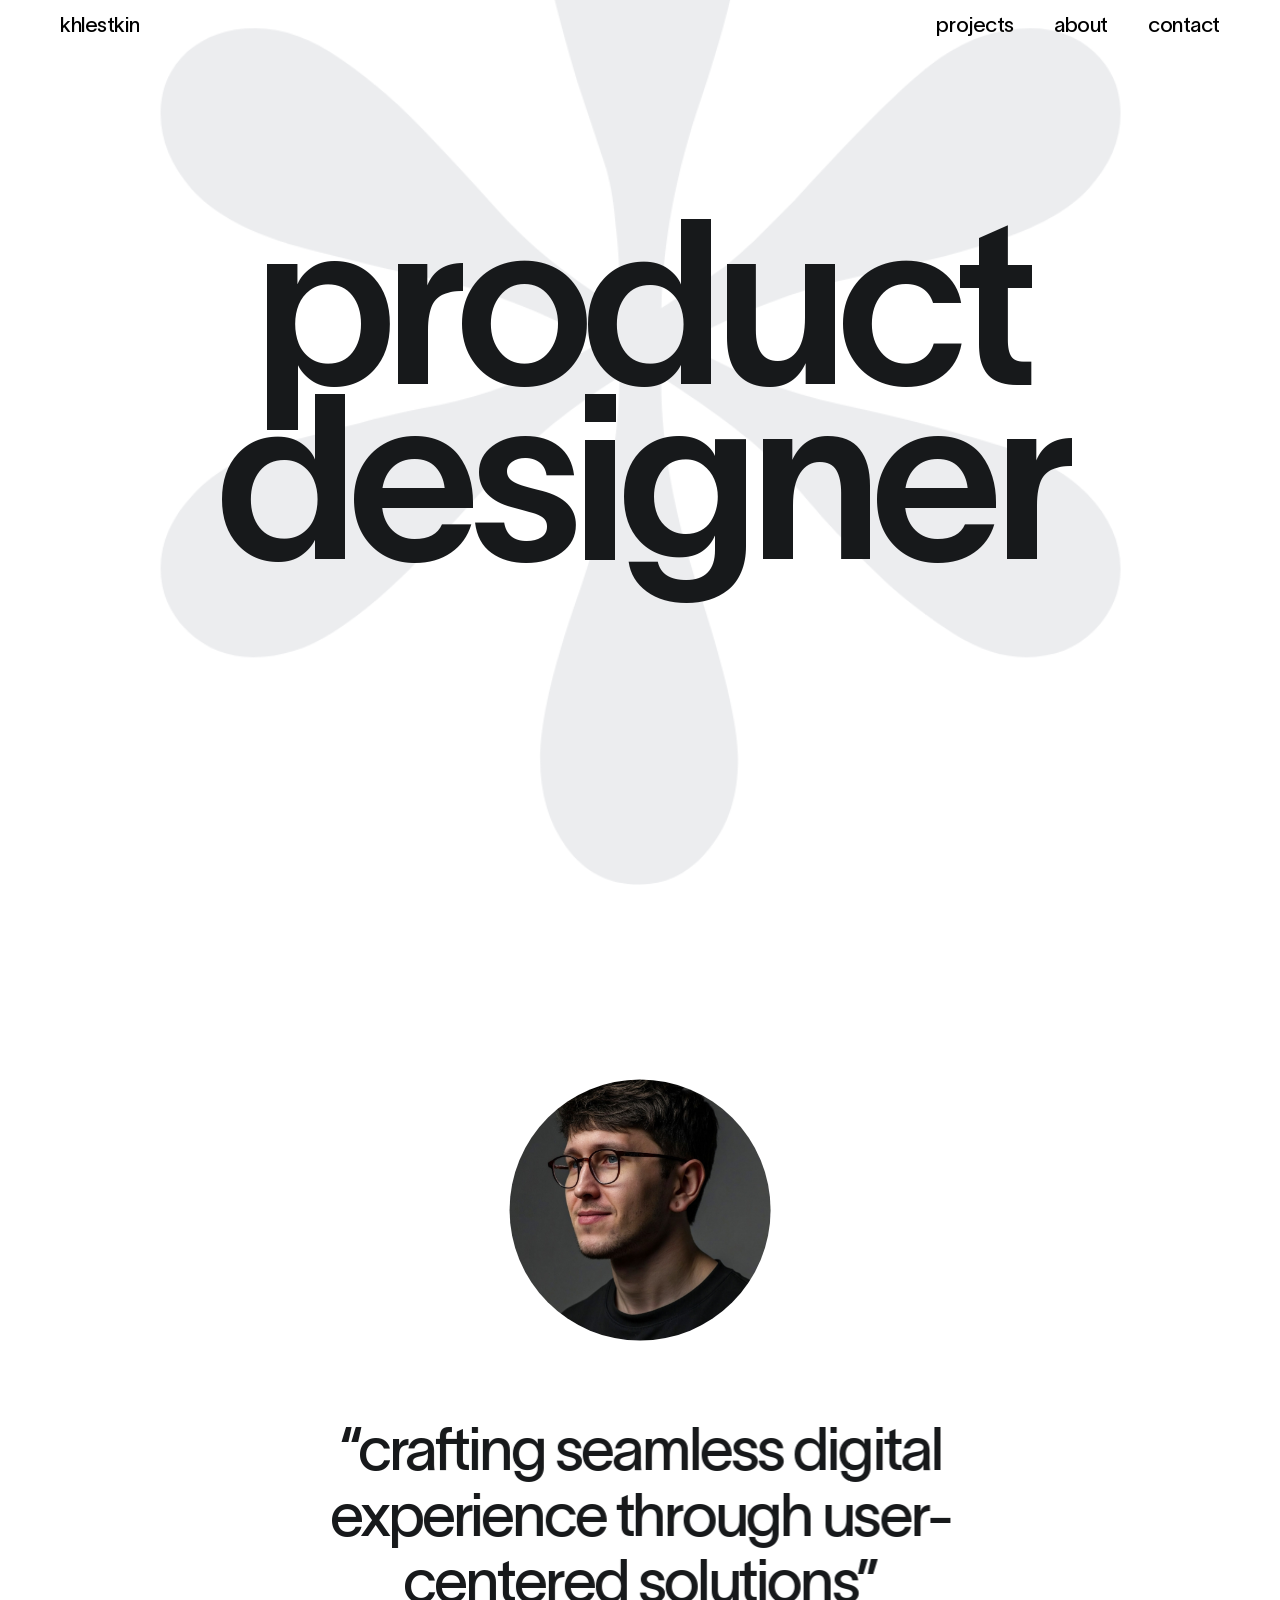
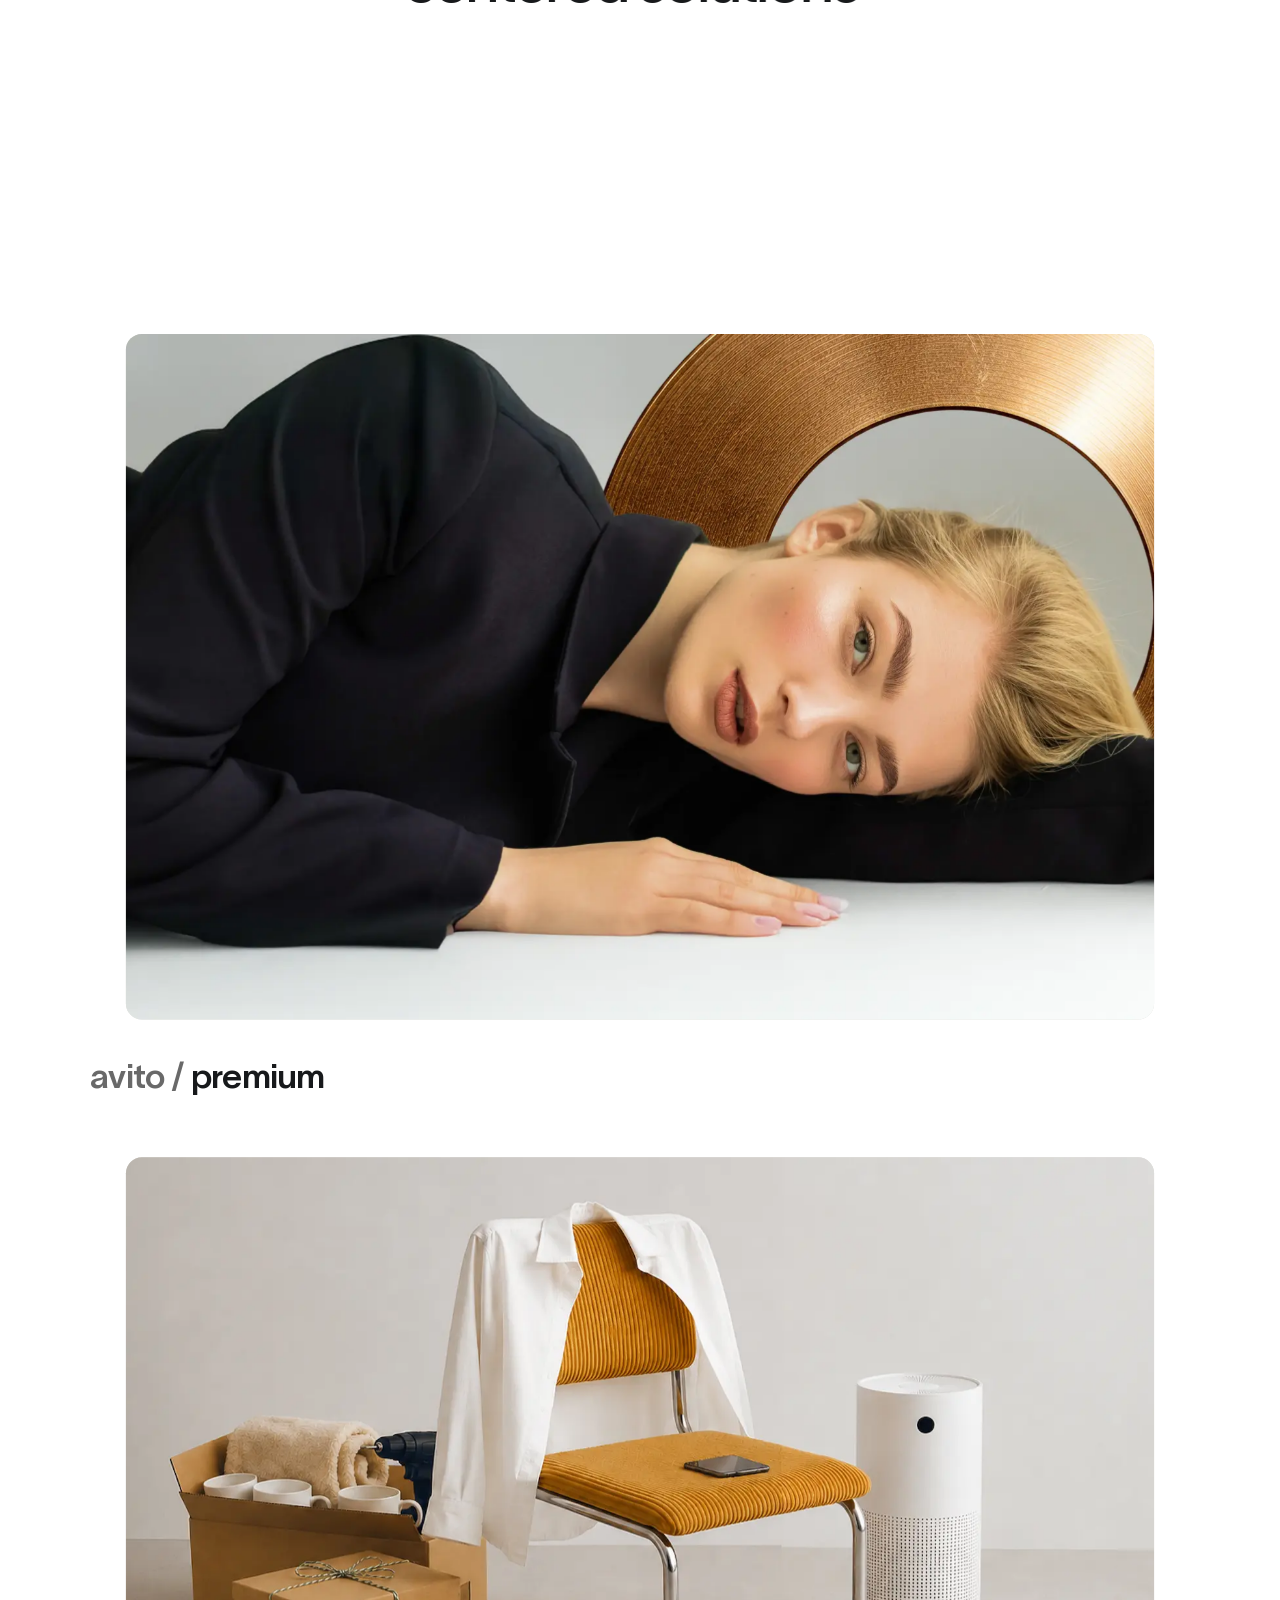
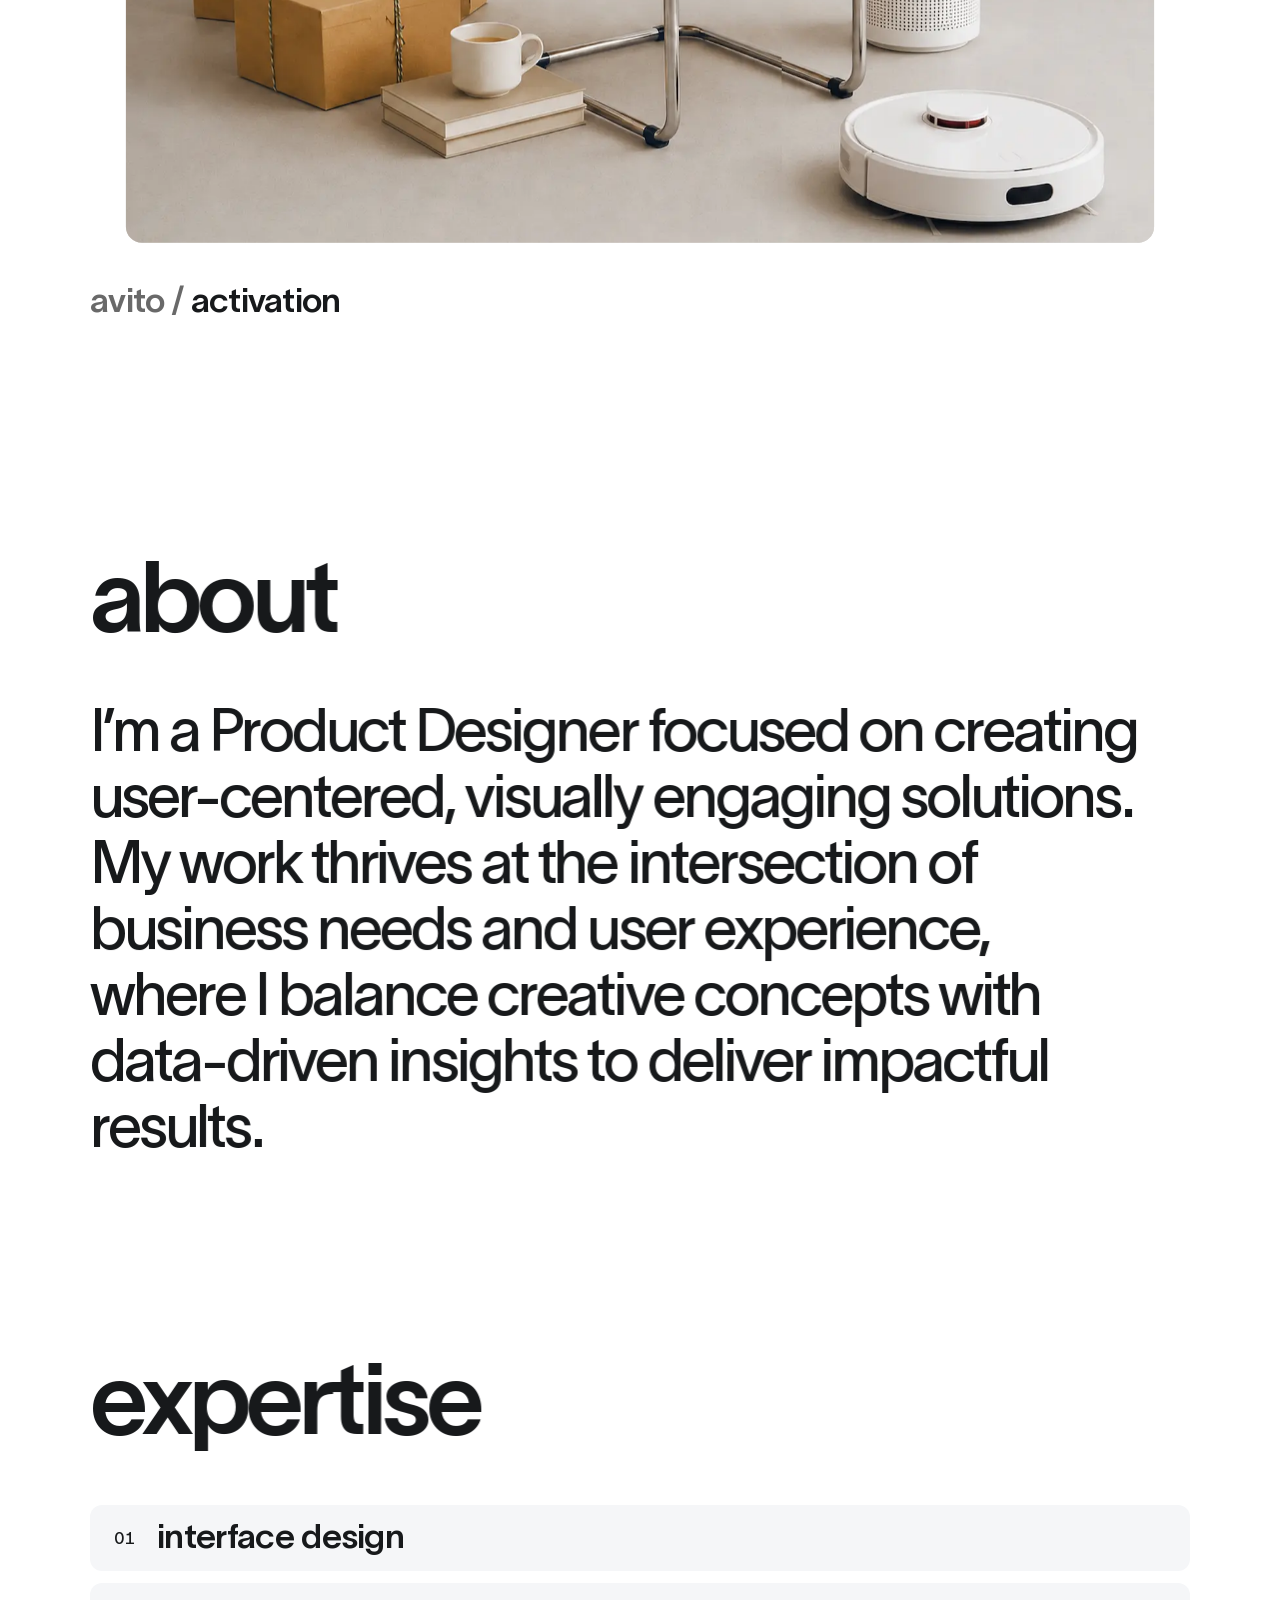
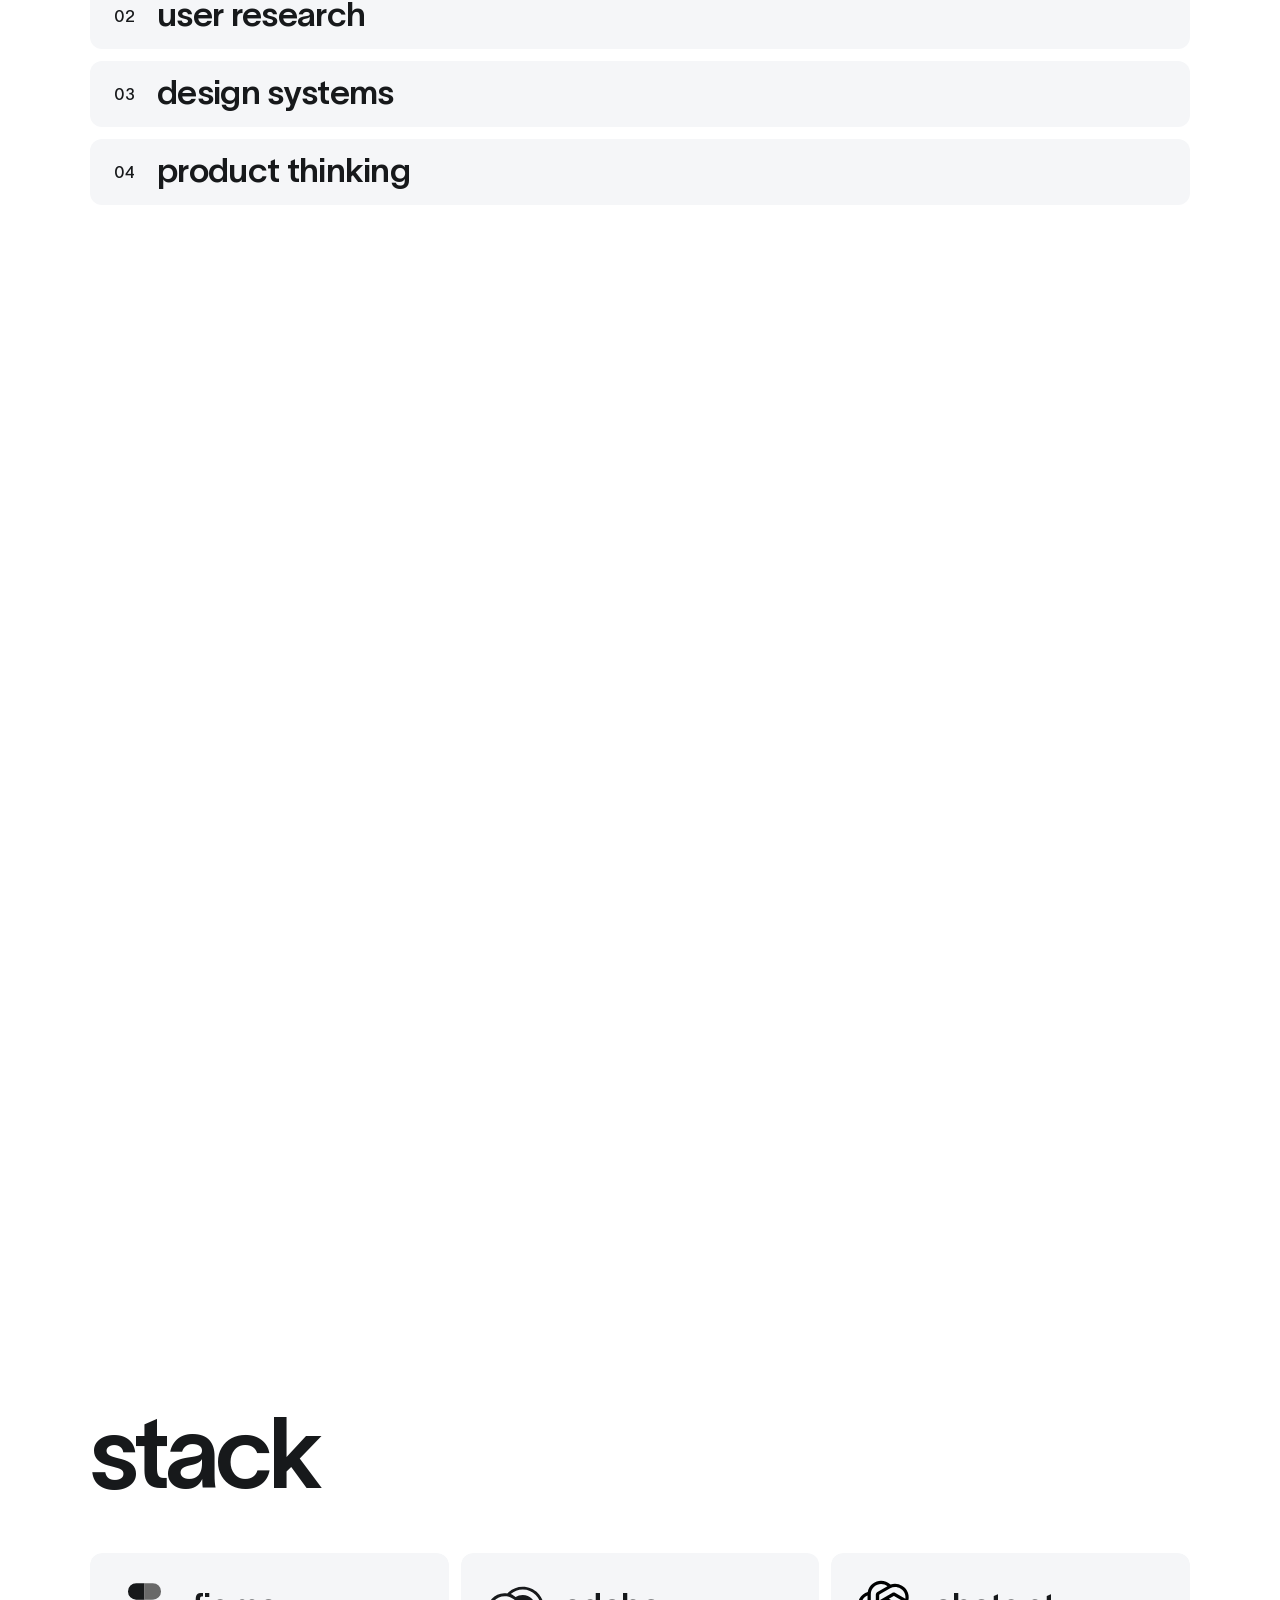
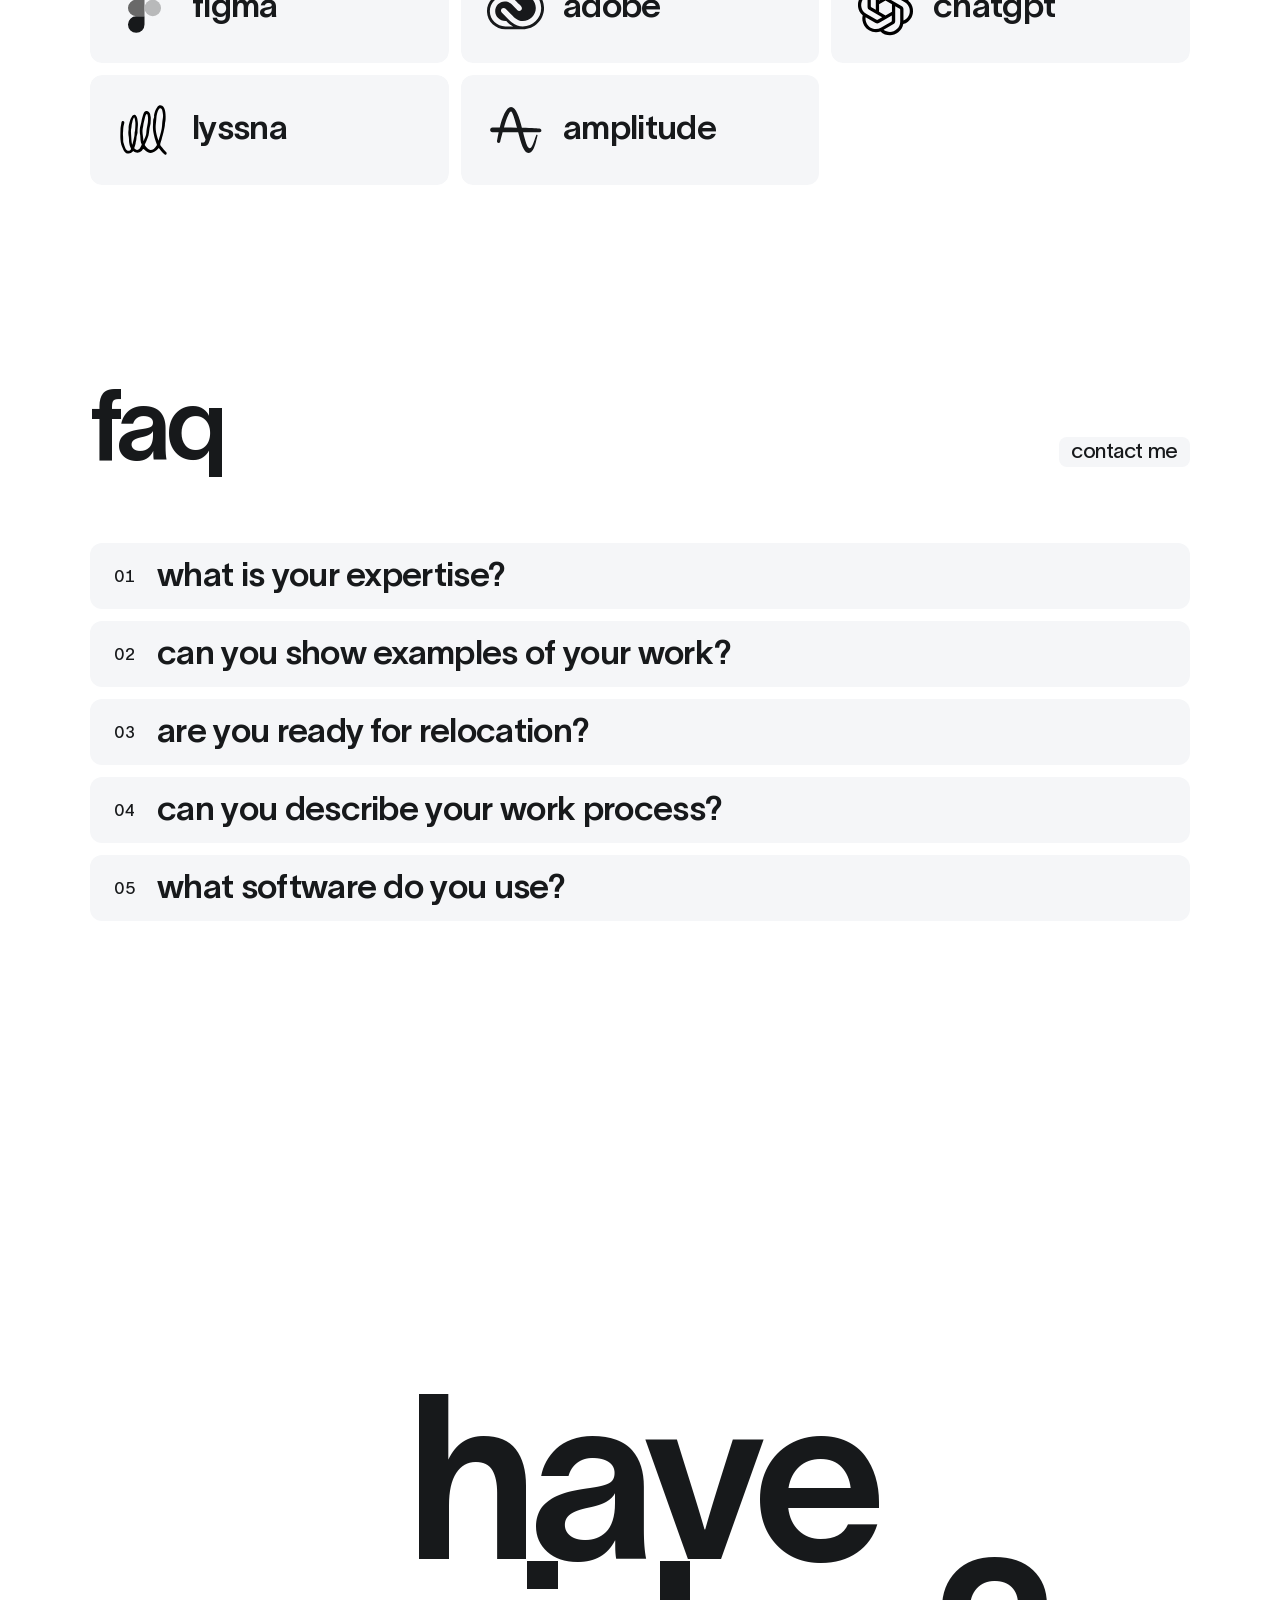
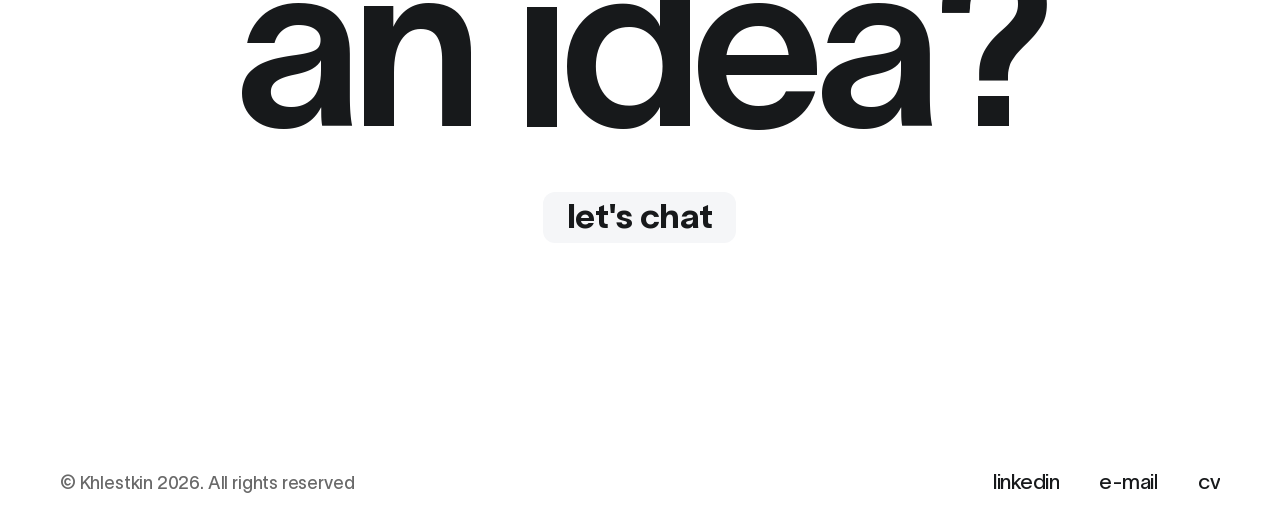
<file: index.html>
<!DOCTYPE html><html lang="en"><head><meta charset="UTF-8"><script>
      if (
        window.location.hostname === "khlestkin.com" ||
        window.location.hostname === "khlestkin-ilya.github.io"
      ) {
        window.location.replace(`https://www.khlestkin.com${window.location.pathname}${window.location.search}${window.location.hash}`);
      }
    </script><meta name="viewport" content="width=device-width"><meta name="description" content="Crafting seamless digital experience through user-centered solutions"><meta name="theme-color" content="#ffffff" media="(prefers-color-scheme: light)"><meta name="theme-color" content="#0b0c0d" media="(prefers-color-scheme: dark)"><link rel="canonical" href="https://www.khlestkin.com/"><link rel="icon" type="image/svg+xml" href="/favicon.svg"><link rel="apple-touch-icon" sizes="180x180" href="/apple-touch-icon.png"><meta property="og:type" content="website"><meta property="og:site_name" content="Ilya Khlestkin"><meta property="og:title" content="Senior Product Designer"><meta property="og:description" content="Crafting seamless digital experience through user-centered solutions"><meta property="og:url" content="https://www.khlestkin.com/"><meta property="og:image" content="https://www.khlestkin.com/og.png"><meta property="og:image:width" content="1200"><meta property="og:image:height" content="630"><meta property="og:image:alt" content="Ilya Khlestkin portfolio mark"><meta name="twitter:card" content="summary_large_image"><meta name="twitter:title" content="Senior Product Designer"><meta name="twitter:description" content="Crafting seamless digital experience through user-centered solutions"><meta name="twitter:image" content="https://www.khlestkin.com/og.png"><link rel="preload" href="/fonts/lausanne-400.woff2" as="font" type="font/woff2" crossorigin="anonymous"><link rel="preload" href="/fonts/lausanne-600.woff2" as="font" type="font/woff2" crossorigin="anonymous"><link rel="preload" href="/fonts/lausanne-800.woff2" as="font" type="font/woff2" crossorigin="anonymous"><script>
      document.documentElement.classList.add("js");
      window.addEventListener("keydown", (event) => {
        if (event.key === "Tab") document.documentElement.classList.add("is-keyboard-navigation");
      }, true);
      window.addEventListener("pointerdown", () => {
        document.documentElement.classList.remove("is-keyboard-navigation");
      }, true);
      if ("scrollRestoration" in history) history.scrollRestoration = "manual";

      const scrollPositionKey = `scroll-position:${window.location.pathname}${window.location.search}`;
      const scrollAnchorKey = `${scrollPositionKey}:anchor`;
      const navigationEntry = performance.getEntriesByType("navigation")[0];
      let sessionScrollPosition = Number.NaN;
      let sessionScrollAnchor = null;
      try {
        const storedScrollPosition = sessionStorage.getItem(scrollPositionKey);
        if (storedScrollPosition !== null) sessionScrollPosition = Number(storedScrollPosition);
        const storedScrollAnchor = sessionStorage.getItem(scrollAnchorKey);
        if (storedScrollAnchor !== null) sessionScrollAnchor = JSON.parse(storedScrollAnchor);
      } catch {}
      const shouldRestoreScroll = navigationEntry?.type === "reload" || navigationEntry?.type === "back_forward";
      const hasHashTarget = window.location.hash.length > 1;
      const savedScrollPosition = hasHashTarget
        ? Number.NaN
        : shouldRestoreScroll && Number.isFinite(sessionScrollPosition)
          ? sessionScrollPosition
          : Number.NaN;
      const savedScrollAnchor = hasHashTarget
        ? null
        : shouldRestoreScroll && sessionScrollAnchor
          ? sessionScrollAnchor
          : null;

      if (Number.isFinite(savedScrollPosition)) {
        document.documentElement.dataset.savedScrollPosition = String(savedScrollPosition);
        if (savedScrollAnchor) {
          document.documentElement.dataset.savedScrollAnchor = JSON.stringify(savedScrollAnchor);
        }
        if (savedScrollPosition > 0) {
          document.documentElement.classList.add("is-restoring-scroll");
          window.setTimeout(() => {
            if (!document.documentElement.classList.contains("is-restoring-scroll")) return;
            document.documentElement.classList.remove("is-restoring-scroll");
            window.dispatchEvent(new Event("scrollpositionrestored"));
          }, 2000);
        }
      }
    </script><title>Senior Product Designer</title><link rel="stylesheet" href="/_astro/ProjectCard.D_L4m9g_.css"></head><body><div class="mobile-header-overscroll-bg" aria-hidden="true"></div><div class="site-header-mask"><header class="site-header"><a class="wordmark header-link" href="/#top"><span class="header-link-track"><span>khlestkin</span><span aria-hidden="true">khlestkin</span></span></a><nav aria-label="Main navigation"><a class="header-link" href="/#cases"><span class="header-link-track"><span>projects</span><span aria-hidden="true">projects</span></span></a><a class="header-link" href="/#about"><span class="header-link-track"><span>about</span><span aria-hidden="true">about</span></span></a><a class="header-link" href="/#contact"><span class="header-link-track"><span>contact</span><span aria-hidden="true">contact</span></span></a></nav><button class="mobile-menu-toggle" type="button" aria-expanded="false" aria-label="Open navigation menu">menu</button></header></div><script type="module">var e=document.querySelector(`.site-header`),t=document.querySelector(`.site-header-mask`),n=document.querySelector(`.mobile-menu-toggle`),r=Array.from(document.querySelectorAll(`.site-header nav a`)),i=window.scrollY,a=0,o=!1,s=!1,c=0,l=0,u=48,d=()=>{if(a=0,!e||!o||t?.classList.contains(`is-menu-open`))return;let n=window.scrollY,r=n-i;r<0?l+=Math.abs(r):r>0&&(l=0),n<=4||l>=u?e.classList.remove(`is-hidden`):r>2&&e.classList.add(`is-hidden`),i=n};window.addEventListener(`scroll`,()=>{a||=requestAnimationFrame(d)},{passive:!0});var f=r=>{if(!e||!t||!n)return;let a=t.classList.contains(`is-menu-open`);if(window.clearTimeout(c),!r&&(!a||window.innerWidth>=768)){t.classList.remove(`is-menu-open`,`is-menu-closing`),document.documentElement.classList.remove(`is-mobile-menu-open`),document.body.classList.remove(`is-mobile-menu-open`),n.textContent=`menu`,n.setAttribute(`aria-expanded`,`false`),n.setAttribute(`aria-label`,`Open navigation menu`);return}e.classList.remove(`is-hidden`),t.classList.remove(`is-menu-closing`),t.classList.toggle(`is-menu-open`,r),n.textContent=r?`close`:`menu`,n.setAttribute(`aria-expanded`,String(r)),n.setAttribute(`aria-label`,r?`Close navigation menu`:`Open navigation menu`),r?(document.documentElement.classList.add(`is-mobile-menu-open`),document.body.classList.add(`is-mobile-menu-open`)):(t.classList.add(`is-menu-closing`),c=window.setTimeout(()=>{t.classList.remove(`is-menu-closing`),document.documentElement.classList.remove(`is-mobile-menu-open`),document.body.classList.remove(`is-mobile-menu-open`)},450)),i=window.scrollY,l=0};n?.addEventListener(`click`,()=>{f(!t?.classList.contains(`is-menu-open`))}),r.forEach(e=>e.addEventListener(`click`,()=>f(!1))),document.addEventListener(`keydown`,e=>{e.key===`Escape`&&f(!1)}),window.addEventListener(`resize`,()=>{window.innerWidth>=768&&f(!1)},{passive:!0});var p=()=>{s||(s=!0,t?.classList.add(`is-ready`),window.setTimeout(()=>{i=window.scrollY,o=!0},500))};document.fonts.ready.then(()=>{let e=document.querySelector(`#hero-title`),t=Array.from(document.querySelectorAll(`.hero-title-character`)).at(-1);if(!t||window.matchMedia(`(prefers-reduced-motion: reduce)`).matches){e?.classList.add(`is-animation-complete`),p();return}t.addEventListener(`animationstart`,()=>{window.setTimeout(p,200)},{once:!0}),t.addEventListener(`animationend`,()=>{e?.classList.add(`is-animation-complete`)},{once:!0}),window.setTimeout(p,1400),window.setTimeout(()=>e?.classList.add(`is-animation-complete`),2400)});</script><div class="page-content"><div class="hero-shape-track" aria-hidden="true"><div class="hero-shape-position"><div class="hero-shape-entrance"><div class="hero-shape-scale"><div class="hero-shape-spinner"></div></div></div></div></div><main><section id="top" class="hero" aria-labelledby="hero-title"><h1 id="hero-title" class="type-h0" aria-label="product designer"><span class="hero-title-line-mask" aria-hidden="true"><span class="hero-title-character" style="--character-index: 0">p</span><span class="hero-title-character" style="--character-index: 1">r</span><span class="hero-title-character" style="--character-index: 2">o</span><span class="hero-title-character" style="--character-index: 3">d</span><span class="hero-title-character" style="--character-index: 4">u</span><span class="hero-title-character" style="--character-index: 5">c</span><span class="hero-title-character" style="--character-index: 6">t</span></span><span class="hero-title-line-mask" aria-hidden="true"><span class="hero-title-character" style="--character-index: 7">d</span><span class="hero-title-character" style="--character-index: 8">e</span><span class="hero-title-character" style="--character-index: 9">s</span><span class="hero-title-character" style="--character-index: 10">i</span><span class="hero-title-character" style="--character-index: 11">g</span><span class="hero-title-character" style="--character-index: 12">n</span><span class="hero-title-character" style="--character-index: 13">e</span><span class="hero-title-character" style="--character-index: 14">r</span></span></h1></section><section class="statement section-shell"><div class="portrait-stage"><div class="portrait-container"><img class="portrait" src="/images/home/portrait.jpg" alt="Ilya Khlestkin"></div></div><h2 class="statement-copy line-reveal-copy type-t0">“crafting seamless digital experience through user-centered solutions”</h2></section><section id="cases" class="cases section-shell"><div class="project-grid"><div class="project-row-trigger"><div class="project-row-mask"><div class="project-row"><div class="project-card-mask"><a class="project-card" href="/projects/avito-premium/" aria-label="premium — avito" data-cursor="arrow"><div class="project-card__image"><img src="/images/home/premium.webp" alt="" loading="lazy"></div><h3 class="type-h3"><span>avito / </span>premium</h3></a></div><div class="project-card-mask"><a class="project-card" href="/projects/sellers-activation/" aria-label="activation — avito" data-cursor="arrow"><div class="project-card__image"><img src="/images/home/activation.webp" alt="" loading="lazy"></div><h3 class="type-h3"><span>avito / </span>activation</h3></a></div></div></div></div></div></section><section id="about" class="about section-shell"><h2 class="section-title type-h1"><span class="about-title-text">about</span></h2><p class="about-copy line-reveal-copy type-t0">I’m a Product Designer focused on creating user-centered, visually engaging solutions. My work thrives at the intersection of business needs and user experience, where I balance creative concepts with data-driven insights to deliver impactful results.</p></section><section class="expertise section-shell"><h2 class="section-title type-h1"><span class="expertise-title-text">expertise</span></h2><div class="numbered-list expertise-list"><div class="expertise-item-mask" style="--expertise-reveal-delay: 160ms"><article class="expertise-item" data-cursor="interface"><button class="expertise-trigger" type="button" aria-expanded="false" aria-controls="expertise-content-0"><span>01</span><span class="expertise-title type-h3">interface design</span></button><div id="expertise-content-0" class="expertise-content" aria-hidden="true"><div class="expertise-content-inner"><p class="type-t1">Creating intuitive and visually appealing interfaces tailored to enhance user interaction and engagement.</p></div></div></article></div><div class="expertise-item-mask" style="--expertise-reveal-delay: 250ms"><article class="expertise-item" data-cursor="research"><button class="expertise-trigger" type="button" aria-expanded="false" aria-controls="expertise-content-1"><span>02</span><span class="expertise-title type-h3">user research</span></button><div id="expertise-content-1" class="expertise-content" aria-hidden="true"><div class="expertise-content-inner"><p class="type-t1">Conducting user research to understand audience needs, translating findings into actionable prototypes and flows.</p></div></div></article></div><div class="expertise-item-mask" style="--expertise-reveal-delay: 340ms"><article class="expertise-item" data-cursor="component"><button class="expertise-trigger" type="button" aria-expanded="false" aria-controls="expertise-content-2"><span>03</span><span class="expertise-title type-h3">design systems</span></button><div id="expertise-content-2" class="expertise-content" aria-hidden="true"><div class="expertise-content-inner"><p class="type-t1">Creating and refining design systems with a focus on reusable components. This ensures the product in production closely matches the design while reducing time and effort.</p></div></div></article></div><div class="expertise-item-mask" style="--expertise-reveal-delay: 430ms"><article class="expertise-item" data-cursor="concept"><button class="expertise-trigger" type="button" aria-expanded="false" aria-controls="expertise-content-3"><span>04</span><span class="expertise-title type-h3">product thinking</span></button><div id="expertise-content-3" class="expertise-content" aria-hidden="true"><div class="expertise-content-inner"><p class="type-t1">From initial ideation to polished concepts, I bring creative ideas to life. This involves brainstorming, wireframing, and collaborating with cross-functional teams.</p></div></div></article></div></div></section><section id="career" class="career section-shell"><div class="section-heading-row"><h2 class="section-title type-h1"><span class="career-title-text">career</span></h2><a class="action-link career-cv career-cv--header" href="/CV.pdf" target="_blank" rel="noreferrer" aria-label="download cv" data-cursor="arrow"><span class="action-link-fill" aria-hidden="true"></span><span class="action-link-labels" aria-hidden="true"><span class="action-link-label">download cv</span><span class="action-link-label action-link-label--hover">download cv</span></span></a></div><div class="career-list"><article><div class="career-brand-mask"><div class="career-brand type-t1" style="--career-brand-delay: 160ms"><img src="/images/home/career-avito.svg" alt=""><span>avito</span></div></div><div class="career-position"><h3 class="career-copy type-h2">senior</h3><h3 class="career-copy type-h2">product designer</h3></div><p class="career-copy type-t1">Avito is the world&#39;s largest classifieds service. The company has 60M+ users per month. My responsibility is to create convenient scenario of buying and selling items, selecting the most relevant, sizing and checking them for originality.</p></article><article><div class="career-brand-mask"><div class="career-brand type-t1" style="--career-brand-delay: 700ms"><img src="/images/home/career-alfa.svg" alt=""><span>alfa-bank</span></div></div><div class="career-position"><h3 class="career-copy type-h2">middle</h3><h3 class="career-copy type-h2">product designer</h3></div><p class="career-copy type-t1">Alfa-Bank is the largest of the private banks in Russia, within 26.5M customers. I was focused on B2B mobile banking app, including e-signature and the service plans functionality.</p></article></div><a class="action-link career-cv career-cv--mobile" href="/CV.pdf" target="_blank" rel="noreferrer" aria-label="download cv" data-cursor="arrow"><span class="action-link-fill" aria-hidden="true"></span><span class="action-link-labels" aria-hidden="true"><span class="action-link-label">download cv</span><span class="action-link-label action-link-label--hover">download cv</span></span></a></section><section class="stack section-shell"><h2 class="section-title type-h1"><span class="stack-title-text">stack</span></h2><div class="stack-grid"><div class="stack-item-mask" style="--stack-reveal-delay: 160ms"><article><svg class="tool-icon" viewBox="0 0 63 62" aria-hidden="true"><path d="M22.6 56.2A8.4 8.4 0 0 0 31 47.8v-8.4h-8.4a8.4 8.4 0 1 0 0 16.8Z" fill="var(--ink)"></path><path d="M14.2 31a8.4 8.4 0 0 1 8.4-8.4H31v16.8h-8.4a8.4 8.4 0 0 1-8.4-8.4Z" fill="var(--muted)"></path><path d="M14.2 14.2a8.4 8.4 0 0 1 8.4-8.4H31v16.8h-8.4a8.4 8.4 0 0 1-8.4-8.4Z" fill="var(--ink)"></path><path d="M31 5.8h8.4a8.4 8.4 0 1 1 0 16.8H31Z" fill="var(--muted)"></path><circle cx="39.4" cy="31" r="8.4" fill="var(--line)"></circle></svg><div class="stack-copy"><h3 class="type-h3">figma</h3><p class="type-t1">product design</p></div></article></div><div class="stack-item-mask" style="--stack-reveal-delay: 250ms"><article><svg class="tool-icon" viewBox="0 0 63 62" aria-hidden="true"><path d="M38.3456 9.34558C50.304 9.34619 59.9999 19.0412 60 31C60 42.9589 50.3053 52.6538 38.3468 52.6544C31.5872 52.6541 27.5164 52.6544 20.657 52.6544C10.9556 52.654 2.27629 44.9495 2.0071 34.8711L2 34.3893C2.00011 24.6486 9.52011 16.3009 19.5572 16.0424L20.0367 16.0353C20.8232 16.0353 21.6652 16.056 22.557 16.1514L24.2049 14.7095C27.9888 11.3971 32.8631 9.34583 38.3456 9.34558ZM20.0378 18.9452C11.4684 18.9452 4.91112 25.9989 4.91101 34.3893C4.91129 42.9765 12.2869 49.7443 20.6582 49.7446H28.572C28.572 49.7446 26.6203 48.7684 24.6701 47.1887C22.481 45.4154 21.6951 44.3029 21.6857 44.2895H20.6582C15.0814 44.2893 10.3663 39.7501 10.366 34.3893C10.3662 28.831 14.6586 24.4002 20.0378 24.4002C21.2941 24.4002 22.0796 24.4705 22.8293 24.6879C23.5734 24.9037 24.4545 25.3171 25.7675 26.2316C26.9565 27.0598 29.0823 29.1703 31.0793 31.2936C31.5192 31.7613 32.1381 32.4397 32.7319 33.0953C33.7418 34.2101 35.4648 34.3152 36.6042 33.3333C37.748 32.3472 37.8487 30.6207 36.835 29.5013C36.1807 28.7787 35.4961 28.0282 35.0522 27.5563C33.1403 25.5235 30.6249 22.9677 28.8845 21.7555C27.2686 20.6301 25.8456 19.8825 24.3481 19.4483C22.8561 19.0157 21.4612 18.9452 20.0378 18.9452ZM38.3456 12.2554C33.6175 12.2555 29.4139 14.0175 26.1215 16.8995C26.1395 16.9045 27.0046 17.1441 28.5507 18.0336C30.101 18.9256 31.1353 19.8388 31.1515 19.8532C33.197 18.5631 35.7496 17.7105 38.3456 17.7104C45.6849 17.7107 51.635 23.6606 51.6351 31C51.6351 38.3394 45.685 44.2893 38.3456 44.2895C35.8078 44.2895 33.4468 43.5359 30.7171 41.4661C29.3537 40.4322 26.5579 37.6418 23.9444 34.9208C22.9341 33.8689 21.9383 32.8032 20.9375 31.7422C19.9222 30.6658 18.2338 30.6117 17.1422 31.6108C16.0107 32.647 15.9571 34.4128 17.0096 35.5293C18.0078 36.588 19.0026 37.65 20.0106 38.6995C22.5252 41.3176 25.6428 44.4632 27.4213 45.8119C30.9749 48.5065 34.4703 49.7445 38.3456 49.7446C48.6977 49.7443 57.0902 41.3522 57.0902 31C57.0901 20.6479 48.6976 12.2557 38.3456 12.2554Z" fill="var(--ink)"></path></svg><div class="stack-copy"><h3 class="type-h3">adobe</h3><p class="type-t1">graphics, animation</p></div></article></div><div class="stack-item-mask" style="--stack-reveal-delay: 340ms"><article><svg class="tool-icon tool-icon--theme-invert" viewBox="0 0 63 62" aria-hidden="true"><image href="/images/home/chatgpt.svg" width="62" height="62"></image></svg><div class="stack-copy"><h3 class="type-h3">chatgpt</h3><p class="type-t1">research, vibecoding</p></div></article></div><div class="stack-item-mask" style="--stack-reveal-delay: 430ms"><article><svg class="tool-icon tool-icon--theme-invert" viewBox="0 0 63 62" aria-hidden="true"><image href="/images/home/lyssna.svg" width="62" height="62"></image></svg><div class="stack-copy"><h3 class="type-h3">lyssna</h3><p class="type-t1">ux research</p></div></article></div><div class="stack-item-mask" style="--stack-reveal-delay: 520ms"><article><svg class="tool-icon" viewBox="0 0 63 62" aria-hidden="true"><path d="M44.2 54.3c-5 0-7.8-10.6-10.5-21H17.9c-1.1 4.1-2 7.6-2.5 9.8-.6 1.7-3.5 1.3-3.2-.9.5-3 1.1-6 1.7-8.9H7.6c-3.1 0-3.1-4.9 0-4.9h7.4c2.5-9.9 6.4-20.7 11.5-20.7 5 0 8.3 10.5 11 21 10.8.3 17 .7 17.7.8 2.8.3 2.8 3.8.3 3.8H38.7c2.2 8.7 4.2 16.2 6.7 16.2 2.1 0 3.8-5.4 4.9-8.4 1-2.9 1.6-4.4 1.7-4.8.3-.7 1.6-.4 1.4.4-.2.7-.7 3-1.7 6.7-1.7 6.5-4 10.9-7.5 10.9ZM32.5 28.6c-2.3-8.7-4.8-16.3-6-16.3-2 0-4.9 8.1-7.2 16.1 4.8 0 9.2.1 13.2.2Z" fill="var(--ink)"></path></svg><div class="stack-copy"><h3 class="type-h3">amplitude</h3><p class="type-t1">analytics</p></div></article></div></div></section><section class="faq section-shell"><div class="section-heading-row"><h2 class="section-title type-h1"><span class="faq-title-text">faq</span></h2><a class="action-link faq-contact faq-contact--header" href="https://t.me/ikhlestkin" target="_blank" rel="noreferrer" aria-label="contact me" data-cursor="arrow"><span class="action-link-fill" aria-hidden="true"></span><span class="action-link-labels" aria-hidden="true"><span class="action-link-label">contact me</span><span class="action-link-label action-link-label--hover">contact me</span></span></a></div><div class="faq-list-reserve"><div class="numbered-list faq-list"><div class="faq-item-mask expertise-item-mask" style="--expertise-reveal-delay: 160ms"><article class="faq-item expertise-item"><button class="expertise-trigger" type="button" aria-expanded="false" aria-controls="faq-content-0"><span>01</span><span class="expertise-title type-h3">what is your expertise?</span></button><div id="faq-content-0" class="expertise-content" aria-hidden="true"><div class="faq-content-inner"><p class="type-t1">I create a product from scratch and bring it to production, using research, UI/UX, illustrations, animations and more. My aim is to see the result in production and determine its value using metrics and feedback.</p></div></div></article></div><div class="faq-item-mask expertise-item-mask" style="--expertise-reveal-delay: 250ms"><article class="faq-item expertise-item"><button class="expertise-trigger" type="button" aria-expanded="false" aria-controls="faq-content-1"><span>02</span><span class="expertise-title type-h3">can you show examples of your work?</span></button><div id="faq-content-1" class="expertise-content" aria-hidden="true"><div class="faq-content-inner"><p class="type-t1">You can find the selected projects on this website. Each case shows both visual craft and the product approach behind the final solution.</p></div></div></article></div><div class="faq-item-mask expertise-item-mask" style="--expertise-reveal-delay: 340ms"><article class="faq-item expertise-item"><button class="expertise-trigger" type="button" aria-expanded="false" aria-controls="faq-content-2"><span>03</span><span class="expertise-title type-h3">are you ready for relocation?</span></button><div id="faq-content-2" class="expertise-content" aria-hidden="true"><div class="faq-content-inner"><p class="type-t1">Of course. I will need support with a work permit and relocation to the destination country.</p></div></div></article></div><div class="faq-item-mask expertise-item-mask" style="--expertise-reveal-delay: 430ms"><article class="faq-item expertise-item"><button class="expertise-trigger" type="button" aria-expanded="false" aria-controls="faq-content-3"><span>04</span><span class="expertise-title type-h3">can you describe your work process?</span></button><div id="faq-content-3" class="expertise-content" aria-hidden="true"><div class="faq-content-inner"><p class="type-t1">My process involves understanding the problem, research, ideation, prototyping, validation, refinement, delivery, and evaluating the result after launch.</p></div></div></article></div><div class="faq-item-mask expertise-item-mask" style="--expertise-reveal-delay: 520ms"><article class="faq-item expertise-item"><button class="expertise-trigger" type="button" aria-expanded="false" aria-controls="faq-content-4"><span>05</span><span class="expertise-title type-h3">what software do you use?</span></button><div id="faq-content-4" class="expertise-content" aria-hidden="true"><div class="faq-content-inner"><p class="type-t1">I use a standard set of programs for my work, such as Figma, Adobe CC, and ChatGPT. Sometimes I use Lyssna when conducting UX research, and Amplitude for basic analytics.</p></div></div></article></div></div><a class="action-link faq-contact faq-contact--mobile" href="https://t.me/ikhlestkin" target="_blank" rel="noreferrer" aria-label="contact me" data-cursor="arrow"><span class="action-link-fill" aria-hidden="true"></span><span class="action-link-labels" aria-hidden="true"><span class="action-link-label">contact me</span><span class="action-link-label action-link-label--hover">contact me</span></span></a></div></section></main><footer id="contact" class="footer"><div class="footer-cta"><div class="footer-heading" aria-label="have an idea?"><p class="footer-title-line-mask type-h0" aria-hidden="true"><span class="footer-title-character" style="--character-index: 0">h</span><span class="footer-title-character" style="--character-index: 1">a</span><span class="footer-title-character" style="--character-index: 2">v</span><span class="footer-title-character" style="--character-index: 3">e</span></p><p class="footer-title-line-mask type-h0" aria-hidden="true"><span class="footer-title-character" style="--character-index: 4">a</span><span class="footer-title-character" style="--character-index: 5">n</span><span class="footer-title-character" style="--character-index: 6"> </span><span class="footer-title-character" style="--character-index: 6">i</span><span class="footer-title-character" style="--character-index: 7">d</span><span class="footer-title-character" style="--character-index: 8">e</span><span class="footer-title-character" style="--character-index: 9">a</span><span class="footer-title-character" style="--character-index: 10">?</span></p></div><a class="action-link action-link--large round-link" href="https://t.me/ikhlestkin" target="_blank" rel="noreferrer" aria-label="let's chat" data-cursor="arrow"><span class="action-link-fill" aria-hidden="true"></span><span class="action-link-labels" aria-hidden="true"><span class="action-link-label">let&#39;s chat</span><span class="action-link-label action-link-label--hover">let&#39;s chat</span></span></a></div><div class="footer-links"><div><a class="type-t1" href="https://www.linkedin.com/in/khlestkin/" target="_blank" rel="noreferrer"><span class="footer-meta-mask"><span class="footer-meta-text footer-meta-text--link" style="--footer-meta-index: 0"><span class="footer-link-swap"><span class="footer-link-face"><img class="footer-link-icon" src="/images/home/link.svg" alt="" aria-hidden="true">linkedin</span><span class="footer-link-face footer-link-face--hover" aria-hidden="true"><img class="footer-link-icon" src="/images/home/link.svg" alt="">linkedin</span></span></span></span></a><a class="type-t1" href="mailto:i.khlestkin@yandex.ru"><span class="footer-meta-mask"><span class="footer-meta-text footer-meta-text--link" style="--footer-meta-index: 1"><span class="footer-link-swap"><span class="footer-link-face"><img class="footer-link-icon" src="/images/home/link.svg" alt="" aria-hidden="true">e-mail</span><span class="footer-link-face footer-link-face--hover" aria-hidden="true"><img class="footer-link-icon" src="/images/home/link.svg" alt="">e-mail</span></span></span></span></a><a class="type-t1" href="/CV.pdf" target="_blank" rel="noreferrer"><span class="footer-meta-mask"><span class="footer-meta-text footer-meta-text--link" style="--footer-meta-index: 2"><span class="footer-link-swap"><span class="footer-link-face"><img class="footer-link-icon" src="/images/home/link.svg" alt="" aria-hidden="true">cv</span><span class="footer-link-face footer-link-face--hover" aria-hidden="true"><img class="footer-link-icon" src="/images/home/link.svg" alt="">cv</span></span></span></span></a></div><span class="footer-meta-mask type-t2"><span class="footer-meta-text footer-meta-text--copyright" style="--footer-meta-index: 3">© Khlestkin 2026. All rights reserved</span></span></div></footer><script type="module">var e=document.querySelector(`.footer`),t=e?.querySelector(`.footer-heading`),n=e?.querySelector(`.footer-links`),r=window.matchMedia(`(prefers-reduced-motion: reduce)`),i=e?.querySelectorAll(`.footer-title-character`)??[],a=e?.querySelectorAll(`.footer-meta-text`)??[];if(e&&t&&n){let n=()=>{if(t.classList.add(`is-ready`),r.matches){e.classList.add(`is-meta-ready`,`is-animation-complete`);return}let n=1200+Math.max(0,i.length-1)*45,o=1500+Math.max(0,a.length-1)*90,s=Math.max(n,1760,o)+100;window.setTimeout(()=>e.classList.add(`is-meta-ready`),300),window.setTimeout(()=>e.classList.add(`is-animation-complete`),s)};if(r.matches)n();else{let e=new IntersectionObserver(([t])=>{t.isIntersecting&&(e.disconnect(),n())},{rootMargin:`0px 0px -10% 0px`});e.observe(t)}}</script></div><div class="expertise-cursor" aria-hidden="true"><svg class="expertise-cursor-icon expertise-cursor-arrow" viewBox="0 0 33 33"><path fill-rule="evenodd" clip-rule="evenodd" d="M28.5352 0.0859375H32.4238V5.58594V30.0859H26.9238V9.47461L4.14062 32.2598L0.25 28.3711L23.0352 5.58594H2.42383V0.0859375H28.5352Z"></path></svg><svg class="expertise-cursor-icon expertise-cursor-disabled" viewBox="0 0 53 53"><rect x="22.5" width="8" height="53" transform="rotate(45 26.5 26.5)"></rect><rect x="22.5" width="8" height="53" transform="rotate(-45 26.5 26.5)"></rect></svg><svg class="expertise-cursor-icon expertise-cursor-interface" viewBox="0 0 43 43"><path fill-rule="evenodd" clip-rule="evenodd" d="M24.4206 0.171875H18.0039V13.4255L8.63297 4.05453L4.0957 8.5918L13.4668 17.9629H0.212891V24.3796H13.4681L4.09448 33.7532L8.63175 38.2904L18.0039 28.9183V42.1719H24.4206V28.9167L33.7942 38.2903L38.3315 33.753L28.958 24.3796H42.2129V17.9629H28.9593L38.3302 8.59196L33.793 4.05469L24.4206 13.4271V0.171875Z"></path></svg><svg class="expertise-cursor-icon expertise-cursor-research" viewBox="0 0 39 43"><path fill-rule="evenodd" clip-rule="evenodd" d="M17.0176 0.474609C13.7163 7.85823 7.94077 13.9231 0.570312 17.212L1.58906 21.995H16.5176C13.0367 27.4786 6.50116 31.9228 0.570353 34.5691L1.58906 39.3522H37.5891L38.6065 34.5686C32.6631 31.9207 25.9949 27.4837 22.5176 21.995H37.5891L38.6065 17.2114C31.2232 13.9219 25.3188 7.87162 22.0176 0.476015L17.0176 0.474609Z"></path></svg><svg class="expertise-cursor-icon expertise-cursor-component" viewBox="0 0 50 49"><path fill-rule="evenodd" clip-rule="evenodd" d="M14.8734 38.0875L25 48.2141L35.1266 38.0875L25 27.9609L14.8734 38.0875ZM28.7884 24.1725L38.915 34.2991L49.0416 24.1725L38.915 14.0459L28.7884 24.1725ZM35.1266 10.2575L25 20.3841L14.8734 10.2575L25 0.130859L35.1266 10.2575ZM21.2116 24.1725L11.085 34.2991L0.95837 24.1725L11.085 14.0459L21.2116 24.1725Z"></path></svg><svg class="expertise-cursor-icon expertise-cursor-concept" viewBox="-3 -3 46 46"><path fill-rule="evenodd" clip-rule="evenodd" d="M17.8225 0.570312C15.8668 8.9328 9.15378 15.6457 0.791016 17.6017V22.7408C9.15378 24.6968 15.8668 31.4096 17.8225 39.7721H22.9616C24.9172 31.4096 31.6303 24.6968 39.993 22.7408V17.6017C31.6303 15.6457 24.9172 8.9328 22.9616 0.570312H17.8225Z"></path></svg></div><a class="action-link back-to-top" href="#top" aria-label="back to top"><span class="action-link-fill" aria-hidden="true"></span><span class="action-link-labels" aria-hidden="true"><span class="action-link-label">back to top</span><span class="action-link-label action-link-label--hover">back to top</span></span></a><div class="site-cursor" aria-hidden="true"></div><script type="module">var e=document.querySelector(`.site-cursor`),t=document.querySelector(`.expertise-cursor`),n=window.matchMedia(`(min-width: 768px) and (hover: hover) and (pointer: fine)`),r=-1,i=-1,a=0,o=`regular`,s=`regular`,c=!1,l=0,u=!1,d=0,f=null,p=window.matchMedia(`(prefers-reduced-motion: reduce)`),m=t=>{if(!e||t===u)return;u=t,d+=1;let n=d,r=getComputedStyle(e).transform,i=r===`none`?1:new DOMMatrixReadOnly(r).a;if(f?.cancel(),e.classList.add(`is-pan-morphing`),p.matches){e.classList.toggle(`is-native-pan`,t),e.classList.remove(`is-pan-morphing`);return}let a=e.classList.contains(`is-native-pan`),o=t?1:.16;if(a===t){f=e.animate([{transform:`translate(-50%, -50%) scale(${i})`},{transform:`translate(-50%, -50%) scale(${o})`}],{duration:140,easing:`cubic-bezier(0, 0, 0.2, 1)`}),f.addEventListener(`finish`,()=>{n===d&&(f=null,e.classList.remove(`is-pan-morphing`))},{once:!0});return}f=e.animate([{transform:`translate(-50%, -50%) scale(${i})`},{transform:`translate(-50%, -50%) scale(0)`}],{duration:90,easing:`cubic-bezier(0.4, 0, 1, 1)`}),f.addEventListener(`finish`,()=>{n===d&&e&&(e.classList.toggle(`is-native-pan`,t),f=e.animate([{transform:`translate(-50%, -50%) scale(0)`},{transform:`translate(-50%, -50%) scale(${o})`}],{duration:140,easing:`cubic-bezier(0, 0, 0.2, 1)`}),f.addEventListener(`finish`,()=>{n===d&&(f=null,e.classList.remove(`is-pan-morphing`))},{once:!0}))},{once:!0})},h=(n,r,i=!1)=>{if(e?.classList.toggle(`is-expertise`,n),e?.classList.toggle(`is-stack`,i),t){if(!n){t.classList.remove(`is-visible`);return}r&&(t.dataset.variant=r,t.classList.add(`is-visible`))}},g=()=>{if(!e||r<0||i<0)return;let l=document.elementFromPoint(r,i),u=l?.closest(`.expertise-item[data-cursor], .project-card[data-cursor], .action-link[data-cursor]`),d=l?.closest(`.expertise-list, .project-grid`),f=u?.dataset.cursor,p=d?t?.dataset.variant:void 0,g=f??p,_=n.matches&&!!(g&&(u||d)),v=n.matches&&!!l?.closest(`.site-header a, .stack-grid article, .footer-links a, .case-media__button, .back-to-top`);m(n.matches&&!!l?.closest(`.case-lightbox__image.is-zoomed`));let y=l?.closest(`.project-grid`)?300:150,b=_?`shaped:${g}`:v?`stack`:`regular`;if(b===o){window.clearTimeout(a),s=b;return}if(!c){window.clearTimeout(a),o=b,s=b,h(_,g,v);return}b!==s&&(window.clearTimeout(a),s=b,a=window.setTimeout(()=>{o=b,h(_,g,v)},y))};document.addEventListener(`pointermove`,n=>{e&&(r=n.clientX,i=n.clientY,e.style.left=`${n.clientX}px`,e.style.top=`${n.clientY}px`,t&&(t.style.left=`${n.clientX}px`,t.style.top=`${n.clientY}px`),g(),e.classList.add(`is-visible`))}),document.addEventListener(`pointerout`,n=>{n.relatedTarget||(window.clearTimeout(a),o=`regular`,s=`regular`,e?.classList.remove(`is-visible`),e?.classList.remove(`is-expertise`),e?.classList.remove(`is-stack`),d+=1,f?.cancel(),f=null,u=!1,e?.classList.remove(`is-native-pan`,`is-pan-active`,`is-pan-morphing`),t?.classList.remove(`is-visible`))}),window.addEventListener(`scroll`,()=>{c=!0,document.documentElement.classList.add(`is-scrolling`),window.clearTimeout(l),requestAnimationFrame(g),l=window.setTimeout(()=>{c=!1,document.documentElement.classList.remove(`is-scrolling`),g()},120)},{passive:!0}),window.addEventListener(`lightboxzoomchange`,g),n.addEventListener(`change`,g);</script><script type="module">var e=`portfolio-pending-anchor`,t=e=>{let t=document.getElementById(decodeURIComponent(e.slice(1)));return t?(t.scrollIntoView(),history.replaceState(history.state,``,`${window.location.pathname}${window.location.search}`),!0):!1};document.addEventListener(`click`,n=>{let r=n.target?.closest(`a[href*='#']`);if(r&&r.hash&&r.origin===window.location.origin){if(n.preventDefault(),r.pathname===window.location.pathname){t(r.hash);return}try{sessionStorage.setItem(e,r.hash)}catch{}window.location.assign(`${r.pathname}${r.search}`)}});var n=()=>{let n=window.location.hash;try{n||=sessionStorage.getItem(e)??``,sessionStorage.removeItem(e)}catch{}n&&requestAnimationFrame(()=>requestAnimationFrame(()=>t(n)))};document.readyState===`loading`?document.addEventListener(`DOMContentLoaded`,n,{once:!0}):n();</script><script type="module">var e=Array.from(document.querySelectorAll(`.action-link`)),t=new WeakMap,n=150;e.forEach(e=>{e.addEventListener(`mouseenter`,()=>{let r=t.get(e);if(r&&window.clearTimeout(r),!document.documentElement.classList.contains(`is-scrolling`)){e.classList.add(`is-hover-ready`);return}let i=window.setTimeout(()=>{e.classList.add(`is-hover-ready`),t.delete(e)},n);t.set(e,i)}),e.addEventListener(`mouseleave`,()=>{let n=t.get(e);n&&window.clearTimeout(n),t.delete(e),e.classList.remove(`is-hover-ready`)})});var r=`scroll-position:${window.location.pathname}${window.location.search}`,i=`${r}:anchor`,a=Number(document.documentElement.dataset.savedScrollPosition),o=null;try{let e=document.documentElement.dataset.savedScrollAnchor;e&&(o=JSON.parse(e))}catch{}var s=0,c=()=>{let e=Array.from(document.querySelectorAll(`main > section, footer`));if(e.length===0)return null;let t=window.scrollY,n=0;return e.forEach((e,r)=>{e.offsetTop<=t+1&&(n=r)}),{index:n,offset:t-e[n].offsetTop}},l=()=>{let e=c();try{sessionStorage.setItem(r,String(window.scrollY)),e&&sessionStorage.setItem(i,JSON.stringify(e))}catch{}};if(window.addEventListener(`scroll`,()=>{if(cancelAnimationFrame(s),window.scrollY<=1){s=0,l();return}s=requestAnimationFrame(l)},{passive:!0}),window.addEventListener(`pagehide`,()=>{cancelAnimationFrame(s),s=0,l()}),Number.isFinite(a)){let e=!1,t=()=>{document.documentElement.classList.remove(`is-restoring-scroll`),delete document.documentElement.dataset.savedScrollPosition,delete document.documentElement.dataset.savedScrollAnchor,window.dispatchEvent(new Event(`scrollpositionrestored`))},n=()=>{e||(e=!0,requestAnimationFrame(()=>{requestAnimationFrame(()=>{let e=document.scrollingElement;if(!e){t();return}let n=Array.from(document.querySelectorAll(`main > section, footer`)),r=o&&n[o.index],i=r?r.offsetTop+(o?.offset??0):a,s=Math.max(0,e.scrollHeight-window.innerHeight),c=Math.min(Math.max(0,i),s),u=document.documentElement.style.scrollBehavior;document.documentElement.style.scrollBehavior=`auto`,e.scrollTop=c,l(),requestAnimationFrame(()=>{e.scrollTop=c,t(),requestAnimationFrame(()=>{document.documentElement.style.scrollBehavior=u})})})}))},r=document.readyState===`complete`?Promise.resolve():new Promise(e=>window.addEventListener(`load`,()=>e(),{once:!0})),i=new Promise(e=>{window.setTimeout(e,600)});Promise.race([Promise.all([document.fonts.ready,r]),i]).then(n)}</script></body></html><script type="module" src="/_astro/index.astro_astro_type_script_index_0_lang.WWVu7OYu.js"></script>
</file>
<file: _astro/ProjectCard.D_L4m9g_.css>
@font-face{font-family:TWK Lausanne;src:url(/fonts/lausanne-400.woff2)format("woff2");font-style:normal;font-weight:400;font-display:block}@font-face{font-family:TWK Lausanne;src:url(/fonts/lausanne-500.woff2)format("woff2");font-style:normal;font-weight:500;font-display:block}@font-face{font-family:TWK Lausanne;src:url(/fonts/lausanne-600.woff2)format("woff2");font-style:normal;font-weight:600;font-display:block}@font-face{font-family:TWK Lausanne;src:url(/fonts/lausanne-600.woff2)format("woff2");font-style:normal;font-weight:700;font-display:block}@font-face{font-family:TWK Lausanne;src:url(/fonts/lausanne-800.woff2)format("woff2");font-style:normal;font-weight:800;font-display:block}:root{color-scheme:light;--paper:#fff;--surface:#f5f6f8;--surface-raised:#c3c5c6;--ink:#17191b;--ink-inverse:#fff;--muted:#696969;--line:#b8b9ba;--shape:#ecedef;--acid:#e5fe7b;--media-placeholder:#deded8;--focus:#8ab2ff;--icon-filter:none;--cursor-blend:#fff;--project-card-radius:16px;--compact-card-radius:12px;--case-media-gap:16px;--case-media-radius:16px;--content:1100px;--section-gap:200px;--expertise-career-gap:160px}@media (prefers-color-scheme:dark){:root{color-scheme:dark;--paper:#0b0c0d;--surface:#181a1c;--surface-raised:#232629;--ink:#f5f6f2;--ink-inverse:#111315;--muted:#969b9f;--line:#363a3e;--shape:#202326;--acid:var(--shape);--media-placeholder:#1d2023;--focus:#9fc1ff;--icon-filter:invert(1)}}*{box-sizing:border-box}html{scroll-behavior:smooth}#cases{scroll-margin-top:5vh}#about{scroll-margin-top:10vh}#contact{scroll-margin-top:0}html.is-restoring-scroll body{visibility:hidden}body{background:var(--paper);color:var(--ink);-webkit-font-smoothing:antialiased;margin:0;font-family:TWK Lausanne,Arial,sans-serif;font-size:16px}.site-cursor{display:none}@media (hover:hover) and (pointer:fine){html,body,body *,.project-grid,.project-grid *{cursor:none!important}.site-cursor{z-index:10000;border:0 solid var(--cursor-blend);background:var(--cursor-blend);opacity:0;pointer-events:none;mix-blend-mode:difference;border-radius:50%;width:100px;height:100px;transition:opacity 80ms,transform .26s cubic-bezier(.34,1.2,.64,1),background-color .12s,border-width .12s;display:block;position:fixed;transform:translate(-50%,-50%)scale(.16)}.site-cursor.is-visible{opacity:1;transform:translate(-50%,-50%)scale(.16)}.site-cursor.is-stack{transform:translate(-50%,-50%)scale(.32)}.site-cursor.is-expertise{background:0 0;border-width:6.5px;transform:translate(-50%,-50%)scale(1)}.site-cursor.is-native-pan{background:var(--cursor-blend);opacity:1;border:0;border-radius:0;width:28px;height:28px;transition:opacity 80ms;transform:translate(-50%,-50%)scale(1);-webkit-mask:url(/images/cursors/pointer-default.svg) 50%/contain no-repeat;mask:url(/images/cursors/pointer-default.svg) 50%/contain no-repeat}.site-cursor.is-native-pan.is-pan-active{-webkit-mask-image:url(/images/cursors/pointer-active.svg);mask-image:url(/images/cursors/pointer-active.svg)}.site-cursor.is-pan-morphing{transition:none}}a{color:inherit;text-decoration:none}:where(a,button,[tabindex]):focus{outline:none}html.is-keyboard-navigation :where(a,button,[tabindex]):focus{outline:3px solid var(--focus);outline-offset:4px}img{max-width:100%;display:block}.section-shell{width:min(calc(100% - 48px), var(--content));margin-inline:auto}.type-h0,.type-h1,.type-h2,.type-h3,.type-t0,.type-t1,.type-t2{font-family:TWK Lausanne,Arial,sans-serif}.type-h0{letter-spacing:-.05em;font-size:230px;font-weight:700;line-height:.76}.type-h1{letter-spacing:-.05em;font-size:100px;font-weight:700;line-height:.8}.type-h2{letter-spacing:-.05em;font-size:60px;font-weight:600;line-height:1}.type-h3{letter-spacing:-.02em;font-size:34px;font-weight:600;line-height:1}.type-t0{letter-spacing:-.05em;font-size:60px;font-weight:400;line-height:1.1}.type-t1{letter-spacing:-.01em;font-size:20px;font-weight:400;line-height:1.4}.type-t2{letter-spacing:-.01em;font-size:18px;font-weight:400;line-height:1.4}.site-header-mask{z-index:20;color:#fff;mix-blend-mode:difference;pointer-events:none;width:100%;height:51px;position:fixed;top:0;left:0;overflow:hidden}.mobile-header-overscroll-bg{display:none}.site-header{letter-spacing:-.02em;width:100%;color:inherit;will-change:transform;pointer-events:auto;justify-content:space-between;align-items:center;padding:12px 60px;font-family:TWK Lausanne,Arial,sans-serif;font-size:21px;font-weight:400;line-height:1.2;transition:transform .5s cubic-bezier(.76,0,.24,1);display:flex;position:relative;transform:translateY(0)}.js .site-header{transform:translateY(-100%)}.js .site-header-mask.is-ready .site-header{transform:translateY(0)}.js .site-header-mask.is-ready .site-header.is-hidden{transform:translateY(-100%)}.site-header nav{gap:40px;display:flex}.mobile-menu-toggle{display:none}.header-link{height:25px;display:block;overflow:hidden}.header-link-track{flex-direction:column;display:flex}.header-link-track>span{white-space:nowrap;flex:0 0 25px;transition:transform .45s cubic-bezier(.22,1,.36,1)}.header-link-track>span:last-child{opacity:.55}@media (hover:hover) and (pointer:fine){.header-link:hover .header-link-track>span{transform:translateY(-100%)}}.wordmark{font-weight:400}.page-content{isolation:isolate;position:relative;overflow-x:clip}.page-content main{z-index:1;position:relative}.hero-shape-track{z-index:0;pointer-events:none;width:100%;height:3000px;position:absolute;top:0;left:0;overflow:visible}.hero-shape-position{--shape-parallax-y:0px;width:1000px;height:1000px;transform:translate(-50%, var(--shape-parallax-y));will-change:transform;position:absolute;top:-243px;left:50%}.hero-shape-entrance{transform-origin:50%;width:100%;height:100%;animation:2s cubic-bezier(.02,.57,.56,1) both hero-shape-entrance}.hero-shape-scale{--shape-scroll-scale:1;width:100%;height:100%;transform:scale(var(--shape-scroll-scale));transform-origin:50%;will-change:transform}.hero-shape-spinner{background:var(--shape);transform-origin:50%;will-change:transform;width:100%;height:100%;animation:100s linear infinite hero-shape-spin;display:block;-webkit-mask:url(/images/home/acid-shape.svg) 50%/contain no-repeat;mask:url(/images/home/acid-shape.svg) 50%/contain no-repeat}@keyframes hero-shape-entrance{0%{opacity:.001;transform:scale(.8)rotate(-30deg)}to{opacity:1;transform:scale(1)rotate(0)}}@keyframes hero-shape-spin{0%{transform:rotate(0)}to{transform:rotate(360deg)}}.hero{place-items:center;min-height:100svh;display:grid;position:relative;overflow:hidden}.hero h1{z-index:2;text-align:center;width:100%;margin:0;position:relative;transform:translateY(-60px)}.hero h1>span{display:block}.hero-title-line-mask{margin-bottom:-.18em;padding-bottom:.18em;overflow:hidden}.hero-title-character,.footer-title-character{transform-origin:100%;will-change:transform;display:inline-block;transform:translateY(calc(100% + .18em))skewY(6deg)}.hero h1.is-ready .hero-title-character,.footer-heading.is-ready .footer-title-character{animation:1.2s cubic-bezier(.22,1,.36,1) both hero-title-character-reveal;animation-delay:calc(var(--character-index) * 45ms)}.hero h1.is-animation-complete .hero-title-character,.footer.is-animation-complete .footer-title-character{will-change:auto;animation:none;transform:none}@keyframes hero-title-character-reveal{to{transform:translateY(0)skewY(0)}}.portrait-stage{--portrait-size:300px;width:var(--portrait-size);height:var(--portrait-size);flex:none;position:relative}.portrait-container{width:var(--portrait-container-size,calc(var(--portrait-size) * .8));height:var(--portrait-container-size,calc(var(--portrait-size) * .8));will-change:width, height;border-radius:50%;position:absolute;top:50%;left:50%;overflow:hidden;transform:translate(-50%,-50%)}.portrait{object-fit:cover;width:100%;height:100%;display:block}.portrait-container.is-scroll-revealing .portrait{transform:scale(var(--portrait-image-scale,1.375));transform-origin:50%;will-change:transform}.statement{min-height:0;padding-top:var(--expertise-career-gap);text-align:center;flex-direction:column;justify-content:flex-start;align-items:center;gap:56px;padding-bottom:96px;display:flex}.statement h2{text-align:center;white-space:nowrap;width:min(100%,100vw - 24px);max-width:none;margin:0 auto}.statement .line-reveal-mask{justify-content:center;width:100%;display:flex}.statement .line-reveal-text{flex:none;width:auto}.cases,.about,.expertise,.career,.stack,.faq{padding-block:0}.cases{width:min(calc(100% - 48px), var(--content));margin-top:var(--section-gap);background:0 0;padding:0}.about{margin-top:var(--section-gap)}.section-title{margin:0 0 52px}.project-grid{gap:0;display:grid}.project-row{grid-template-columns:minmax(0,1fr);gap:0;display:grid}.project-card{padding-bottom:40px;display:block}.project-card.is-scroll-revealing{will-change:auto}.project-card.is-scroll-revealing .project-card__image{clip-path:inset(var(--project-inset,5%) round var(--project-card-radius));will-change:clip-path}.project-card.is-scroll-revealing .project-card__image img{transform:scale(var(--project-image-scale,1.1));transform-origin:50%;will-change:transform}.project-card__image{aspect-ratio:3/2;border-radius:var(--project-card-radius);background:var(--media-placeholder);position:relative;overflow:hidden}.project-card__image img{object-fit:cover;width:100%;height:100%}.project-card h3{white-space:nowrap;margin:16px 0 0;display:block}.project-card h3 span{color:var(--muted)}.about-copy{text-align:left;max-width:1050px;margin:0}.js .line-reveal-copy{visibility:hidden}.js .line-reveal-copy.is-ready{visibility:visible}.line-reveal-mask{clip-path:inset(0 -100vw -.14em);display:block;overflow:visible}.line-reveal-text{transform-origin:100%;white-space:nowrap;will-change:transform;display:block;transform:translateY(calc(100% + .8em))skewY(2.5deg)}.statement.is-visible .line-reveal-text,.about.is-visible .line-reveal-text{animation:1.6s cubic-bezier(.22,1,.36,1) both about-text-reveal}.js .about.is-animation-complete .about-title-text{will-change:auto;animation:none;transform:none}.about .section-title{text-align:left;margin-bottom:calc(60px - .12em);padding-bottom:.12em;overflow:hidden}.about-title-text{transform-origin:100%;will-change:transform;display:block;transform:translateY(calc(100% + .8em))skewY(3.5deg)}.about.is-visible .about-title-text{animation:1.6s cubic-bezier(.22,1,.36,1) both section-title-reveal}@keyframes section-title-reveal{0%{transform:translateY(calc(100% + .8em))skewY(3.5deg)}to{transform:translateY(0)skewY(0)}}@keyframes about-text-reveal{0%{transform:translateY(calc(100% + .8em))skewY(2.5deg)}to{transform:translateY(0)skewY(0)}}.numbered-list{gap:0;display:grid}.expertise{min-height:0;margin-top:var(--section-gap);padding:0}.expertise .section-title{margin-bottom:calc(60px - .12em);padding-bottom:.12em;overflow:hidden}.expertise-title-text{display:block}.expertise-item-mask{margin:6px 0;overflow:hidden}.js .expertise-title-text,.js .faq-title-text{transform-origin:100%;will-change:transform;transform:translateY(calc(100% + .8em))skewY(3.5deg)}.js .expertise-item-mask>.expertise-item{transform-origin:100%;clip-path:inset(100% 0 0);transform:translateY(calc(100% + .8em))skewY(2.5deg)}.js .expertise.is-visible .expertise-title-text,.js .faq.is-visible .faq-title-text{animation:1.6s cubic-bezier(.22,1,.36,1) both section-title-reveal}.js .expertise.is-visible .expertise-item-mask>.expertise-item,.js .faq.is-visible .faq-item-mask>.faq-item{animation-name:about-text-reveal,expertise-item-clip-reveal;animation-duration:1.6s,1.6s;animation-timing-function:cubic-bezier(.22,1,.36,1),linear;animation-delay:var(--expertise-reveal-delay,.16s);animation-fill-mode:both,both}.js .expertise.is-animation-complete .expertise-title-text,.js .expertise.is-animation-complete .expertise-item-mask>.expertise-item,.js .faq.is-animation-complete .faq-title-text,.js .faq.is-animation-complete .faq-item-mask>.faq-item{will-change:auto;animation:none;transform:none}.js .expertise.is-animation-complete .expertise-item-mask>.expertise-item,.js .faq.is-animation-complete .faq-item-mask>.faq-item{clip-path:none}@keyframes expertise-item-clip-reveal{0%,11%{clip-path:inset(100% 0 0)}27.5%,to{clip-path:inset(0)}}.expertise-item{height:var(--expertise-closed-height,66px);background:var(--surface);border-radius:12px;min-height:66px;margin:0;transition:height .3s cubic-bezier(.4,0,.2,1),background-color .22s;overflow:hidden}.expertise-item.is-open{height:var(--expertise-open-height,144px);background:var(--acid);color:var(--ink)}.expertise-item.is-open .expertise-content p{color:var(--ink)}@media (width>=768px){.expertise-item{transition:background-color .22s}}.expertise-trigger{width:100%;min-height:66px;color:inherit;cursor:pointer;font:inherit;text-align:left;-webkit-tap-highlight-color:transparent;touch-action:manipulation;background:0 0;border:0;grid-template-columns:19px 1fr;align-items:center;gap:24px;padding:14px 24px 12px;display:grid;transform:translateY(-1px)}.numbered-list p,.numbered-list span{margin:0}.expertise-trigger>span:first-child{font-variant-numeric:tabular-nums slashed-zero;letter-spacing:0;padding-top:0;font-family:TWK Lausanne,Arial,sans-serif;font-size:17px;font-weight:400;line-height:1.2}.expertise-title{transform:translateY(-2px)}.expertise-content{opacity:0;grid-template-rows:1fr;margin-top:-6px;padding-left:67px;transition:opacity .18s,transform .18s;display:grid;transform:translateY(-6px)}.expertise-content p,.career-list p{color:var(--ink)}.expertise-content p{width:80%;max-width:none;min-height:0;margin:0 24px 0 0;padding-bottom:22px;overflow:hidden}.expertise .expertise-content p{width:60%}.expertise-item.is-open .expertise-content{opacity:1;transform:translateY(0)}.expertise-cursor{display:none}@media (width>=768px) and (hover:hover) and (pointer:fine){.expertise-cursor{z-index:10001;opacity:0;pointer-events:none;mix-blend-mode:difference;width:100px;height:100px;transition:opacity .12s;display:block;position:fixed;transform:translate(-50%,-50%)}.expertise-cursor.is-visible{opacity:1}.expertise-cursor-icon{fill:#fff;opacity:0;transition:opacity .14s ease-out,transform .11s ease-out;position:absolute;top:50%;left:50%;transform:translate(-50%,-50%)scale(.755)}.expertise-cursor-arrow{width:41px;height:41px}.expertise-cursor-disabled,.expertise-cursor-interface{width:53px;height:53px}.expertise-cursor-research{width:48px;height:53px}.expertise-cursor-component{width:63px;height:61px}.expertise-cursor-concept{width:58px;height:58px}.expertise-cursor[data-variant=interface] .expertise-cursor-interface,.expertise-cursor[data-variant=research] .expertise-cursor-research,.expertise-cursor[data-variant=component] .expertise-cursor-component,.expertise-cursor[data-variant=concept] .expertise-cursor-concept,.expertise-cursor[data-variant=arrow] .expertise-cursor-arrow,.expertise-cursor[data-variant=disabled] .expertise-cursor-disabled{opacity:1;transition:opacity .11s ease-out 35ms,transform .16s cubic-bezier(.34,1.16,.64,1) 35ms;transform:translate(-50%,-50%)scale(1)}}@media (prefers-reduced-motion:reduce){.site-header-mask,.site-header nav{transition:none!important}.js .site-header,.js .site-header-mask.is-ready .site-header{transition:none;transform:none}.js .site-header-mask.is-ready .site-header.is-hidden{transform:translateY(-100%)}.hero-title-character,.footer-title-character,.footer-meta-text{transform:none;animation:none!important}.hero-shape-entrance,.hero-shape-spinner{opacity:1;animation:none;transform:none}.line-reveal-text,.about-title-text,.expertise-title-text,.stack-title-text,.faq-title-text,.career-title-text,.site-cursor,.expertise-cursor,.expertise-cursor-icon,.expertise-content,.expertise-content p,.expertise-item,.stack-item-mask>article,.action-link{transition-duration:0s;animation:none}.line-reveal-text,.about-title-text,.expertise-title-text,.stack-title-text,.faq-title-text,.career-title-text,.expertise-item-mask>.expertise-item,.stack-item-mask>article,.action-link{clip-path:none;opacity:1;transform:none}.project-card.is-scroll-revealing .project-card__image{clip-path:none;will-change:auto}.project-card.is-scroll-revealing .project-card__image img,.portrait-container.is-scroll-revealing .portrait{will-change:auto;transform:none}.portrait-container.is-scroll-revealing{will-change:auto;width:300px;height:300px}}@media (width<=1199px) and (width>=768px){:root{--section-gap:180px;--expertise-career-gap:120px}.footer{padding-inline:24px}.type-h0{font-size:180px}.type-h1{font-size:86px}.type-h2{font-size:46px}.type-h3{font-size:28px}.type-t0{font-size:46px}.type-t1{font-size:18px}.type-t2{font-size:16px}.cases{margin-top:var(--section-gap);padding:0}.about{margin-top:var(--section-gap)}.project-grid{grid-template-columns:1fr;gap:0}.project-row-trigger,.project-row-mask,.project-row{display:contents}.project-card{padding-bottom:24px}.project-card h3{margin:12px 0 0;display:block}.expertise{min-height:0;margin-top:var(--section-gap);padding:0}.about .section-title,.expertise .section-title{margin-bottom:calc(40px - .12em)}.expertise-item-mask{min-height:62px;margin:5px 0}.expertise-item{min-height:62px}.expertise-trigger{grid-template-columns:14px 1fr;min-height:62px}.expertise-trigger>span:first-child{padding-top:0;font-size:14px}.expertise-content p{width:90%}.expertise-content{margin-top:-7px;padding-left:62px}}.section-heading-row{justify-content:space-between;align-items:flex-end;display:flex}.section-heading-row>a{text-underline-offset:4px;margin-bottom:10px;text-decoration:underline}.career{width:min(calc(100% - 48px), var(--content));margin-top:var(--expertise-career-gap);flex-direction:column;gap:60px;padding:0;display:flex}.career .section-heading-row{gap:24px;min-height:80px}.career .section-title{flex:1;margin:0;overflow:hidden}.career-title-text{display:block}.js .career-copy{visibility:hidden}.js .career.is-ready .career-copy{visibility:visible}.career-line-mask{margin-bottom:-.14em;padding-bottom:.14em;display:block;overflow:hidden}.career-line-text{transform-origin:100%;white-space:nowrap;will-change:transform;display:block;transform:translateY(calc(200% + .8em))skewY(2.5deg)}.js .career-title-text{transform-origin:100%;will-change:transform;transform:translateY(calc(100% + .8em))skewY(3.5deg)}.js .career.is-visible .career-title-text{animation:1.6s cubic-bezier(.22,1,.36,1) both section-title-reveal}.js .career.is-visible .career-line-text{animation:.9s cubic-bezier(.22,1,.36,1) both career-line-reveal}.js .career.is-animation-complete .career-title-text{will-change:auto;animation:none;transform:none}@keyframes career-line-reveal{0%{transform:translateY(calc(200% + .8em))skewY(2.5deg)}to{transform:translateY(0)skewY(0)}}.action-link{--action-reveal-delay:.16s;background:var(--surface);width:max-content;height:30px;color:var(--ink);letter-spacing:-.02em;border-radius:8px;flex:none;justify-content:center;align-items:center;padding:2px 12px 4px;font-family:TWK Lausanne,Arial,sans-serif;font-size:21px;font-weight:400;line-height:1.2;text-decoration:none;display:inline-flex;position:relative;overflow:hidden}.js .career .action-link,.js .faq .action-link,.js .footer-cta .action-link{clip-path:inset(100% 0 0);transform-origin:100%;will-change:transform, clip-path;transform:translateY(calc(100% + .8em))skewY(2.5deg)}.js .career.is-visible .action-link,.js .faq.is-visible .action-link,.js .footer-heading.is-ready+.action-link{animation-name:about-text-reveal,expertise-item-clip-reveal;animation-duration:1.6s,1.6s;animation-timing-function:cubic-bezier(.22,1,.36,1),linear;animation-delay:var(--action-reveal-delay);animation-fill-mode:both,both}.js .career.is-animation-complete .action-link,.js .faq.is-animation-complete .action-link,.js .footer.is-animation-complete .action-link{clip-path:none;will-change:auto;animation:none;transform:none}.action-link-fill{z-index:0;aspect-ratio:1;background:var(--ink);border-radius:50%;width:calc(100% + 60px);transition:top .56s cubic-bezier(.22,1,.36,1),transform .56s cubic-bezier(.22,1,.36,1);position:absolute;top:calc(100% + 4px);left:50%;transform:translate(-50%)}.action-link-labels{z-index:1;flex-direction:column;height:1.2em;display:flex;position:relative;overflow:hidden}.action-link-label{white-space:nowrap;flex:0 0 1.2em;min-height:1.2em;transition:transform .42s cubic-bezier(.22,1,.36,1);display:block}.action-link-label--hover{color:var(--paper)}.action-link--large{--action-reveal-delay:.24s;height:51px;padding:8px 24px 12px;font-size:34px;font-weight:800;line-height:1}.action-link--large .action-link-labels{height:1em}.action-link--large .action-link-label{flex-basis:1em;min-height:1em}@media (width>=768px){.action-link--large{border-radius:12px}}@media (width>=768px) and (hover:hover) and (pointer:fine){.action-link.is-hover-ready:hover .action-link-fill{top:50%;transform:translate(-50%,-50%)}.action-link.is-hover-ready:hover .action-link-label{transform:translateY(-100%)}}.career-cv{flex:none}.career-cv--header{margin-bottom:0}.section-heading-row>.career-cv{margin-bottom:0;text-decoration:none}.career-cv--mobile{display:none}.career-list{flex-direction:column;gap:60px;display:flex}.career-list article{flex-direction:column;gap:0;display:flex}.career-list h3,.career-list h4,.career-list p{margin:0}.career-brand-mask{margin-bottom:4px;overflow:hidden}.career-brand{color:inherit;align-items:center;gap:6px;margin-left:2px;display:inline-flex}.career-brand img{width:calc(1em - 2px);height:calc(1em - 2px);filter:var(--icon-filter);flex:none;transform:translateY(1px)}.career-position{flex-direction:column;max-width:50vw;margin-bottom:20px;display:flex}.js .career-brand{transform-origin:100%;will-change:transform;transform:translateY(calc(100% + .35em))skewY(2.5deg)}.js .career.is-visible .career-brand{animation:.9s cubic-bezier(.22,1,.36,1) both career-line-reveal;animation-delay:var(--career-brand-delay,.16s)}.js .career.is-animation-complete .career-brand{will-change:auto;animation:none;transform:none}.career-list p{width:60%}@media (width<=1199px) and (width>=768px){.career{margin-top:var(--expertise-career-gap);gap:40px}.career .section-heading-row{min-height:68.8px}.action-link:not(.action-link--large){font-size:18px}.career-list{gap:40px}.career-list article{gap:0;width:80%}.career-brand-mask{margin-bottom:4px}.career-position{max-width:80vw;margin-bottom:20px}.career-list p{width:100%}}.stack{margin-top:var(--section-gap);padding:0}.stack .section-title{margin-bottom:calc(60px - .12em);padding-bottom:.12em;overflow:hidden}.stack-title-text{display:block}.js .stack-title-text{transform-origin:100%;will-change:transform;transform:translateY(calc(100% + .8em))skewY(3.5deg)}.js .stack.is-visible .stack-title-text{animation:1.6s cubic-bezier(.22,1,.36,1) both section-title-reveal}.js .stack.is-animation-complete .stack-title-text{will-change:auto;animation:none;transform:none}.stack-grid{grid-template-columns:repeat(3,minmax(0,1fr));gap:12px;display:grid}.stack-item-mask{border-radius:12px;overflow:hidden}.js .stack-item-mask>article{transform-origin:100%;clip-path:inset(100% 0 0);will-change:transform, clip-path;transform:translateY(calc(100% + .8em))skewY(2.5deg)}.js .stack.is-visible .stack-item-mask>article{animation-name:about-text-reveal,expertise-item-clip-reveal;animation-duration:1.6s,1.6s;animation-timing-function:cubic-bezier(.22,1,.36,1),linear;animation-delay:var(--stack-reveal-delay,.16s);animation-fill-mode:both,both}.js .stack.is-animation-complete .stack-item-mask>article{clip-path:none;will-change:auto;animation:none;transform:none}.stack-grid article{background:var(--surface);border-radius:12px;align-items:center;gap:16px;min-width:0;height:100%;min-height:110px;padding:20px 16px 20px 24px;transition:background-color .22s;display:flex;overflow:hidden}.tool-icon{flex:0 0 62px;width:62px;height:62px;overflow:visible}.tool-icon--theme-invert{filter:var(--icon-filter)}.stack-copy{flex:auto;min-width:0;max-height:38px;transition:max-height .3s cubic-bezier(.22,1,.36,1);overflow:hidden;transform:translateY(-2px)}.stack-grid h3,.stack-grid p{text-overflow:ellipsis;white-space:nowrap;width:100%;margin:0;overflow:hidden}.stack-grid p{color:var(--ink);margin-top:2px}.stack-grid h3{line-height:1.1}@media (width>=768px) and (hover:hover) and (pointer:fine){.stack-grid article:hover{background:var(--acid);color:var(--ink)}.stack-grid article:hover p{color:var(--ink)}.stack-grid article:hover .stack-copy{max-height:72px}}@media (width<=1199px) and (width>=768px){.stack{margin-top:var(--section-gap)}.stack .section-title{margin-bottom:calc(40px - .12em)}.stack-grid{gap:10px}.stack-grid article{gap:6px;min-height:94px;padding:16px}.tool-icon{flex-basis:50px;width:50px;height:50px}.stack-copy{max-height:31px}}@media (width<=1199px) and (width>=768px) and (hover:hover) and (pointer:fine){.stack-grid article:hover .stack-copy{max-height:62px}}.faq{margin-top:var(--section-gap);flex-direction:column;gap:60px;padding:0;display:flex}.faq .section-heading-row{gap:24px;min-height:80px}.faq .section-title{flex:1;margin:0;padding-bottom:.12em;overflow:hidden}.faq-title-text{display:block}.faq .expertise-title{-webkit-line-clamp:2;-webkit-box-orient:vertical;margin-bottom:-.12em;padding-bottom:.12em;display:-webkit-box;overflow:hidden}.expertise-list,.faq-list{overflow-anchor:none;align-content:start}.expertise .expertise-item,.expertise .expertise-item.is-open,.faq .faq-item,.faq .faq-item.is-open{height:auto}.expertise .expertise-content,.faq .expertise-content{grid-template-rows:0fr;transition:grid-template-rows .3s cubic-bezier(.4,0,.2,1),opacity .18s,transform .18s}.expertise .expertise-item.is-open .expertise-content,.faq .faq-item.is-open .expertise-content{grid-template-rows:1fr}.expertise-content-inner,.faq-content-inner{min-height:0;overflow:hidden}.faq .expertise-content p{width:60%;padding-bottom:22px}@media (width>=1200px){.expertise .expertise-content p,.faq .expertise-content p{padding-bottom:24px}}.faq-contact{flex:none;align-self:flex-end;margin-bottom:0;text-decoration:none}.section-heading-row>.faq-contact{text-decoration:none}.faq-contact--mobile{display:none}.faq-list-reserve{min-width:0}@media (width<=1199px){.faq{margin-top:var(--section-gap);gap:40px}.faq .section-heading-row{min-height:68.8px}}.footer{height:100svh;max-height:100svh;margin-top:var(--expertise-career-gap);background:var(--paper);color:var(--ink);grid-template-rows:minmax(0,1fr) auto;padding:0 60px 20px;display:grid;overflow:hidden}.footer-cta{min-height:0;width:min(100%, var(--content));flex-direction:column;grid-area:1/1/-1/2;justify-content:center;align-items:center;gap:60px;margin:0 auto;display:flex;transform:translateY(-40px)}.footer-heading{text-align:center;flex-direction:column;align-items:center;display:flex}.footer-heading p{white-space:nowrap;margin:0}.footer-heading .footer-title-line-mask{margin:0 -.06em -.18em;padding:0 .06em .18em;overflow:hidden}.footer-title-character{white-space:pre;transform:translateY(calc(100% + .22em))skewY(6deg)}.footer-heading .footer-title-line-mask+.footer-title-line-mask{margin-top:-.035em}.round-link{margin-top:0}.footer-links{z-index:1;width:100%;color:var(--ink);flex-direction:column;grid-area:2/1;align-items:center;gap:20px;margin-inline:auto;display:flex}.footer-links div{gap:40px;display:flex}.footer-links>span{color:var(--muted);transform:translateY(-12px)}.footer-meta-mask{margin-bottom:-.15em;padding-bottom:.15em;display:block;overflow:hidden}.footer-meta-text{white-space:nowrap;display:inline-block}.footer-meta-text--link{display:inline-block}.footer-link-swap{flex-direction:column;height:1.4em;display:flex;overflow:hidden}.footer-link-face{min-height:1.4em;color:var(--ink);flex:0 0 1.4em;align-items:center;gap:4px;transition:transform .45s cubic-bezier(.22,1,.36,1);display:inline-flex}.footer-link-face--hover{color:var(--muted)}.footer-link-face--hover .footer-link-icon{opacity:.45}.footer-link-icon{filter:var(--icon-filter);display:none}@media (width>=768px){.footer-links{flex-direction:row-reverse;justify-content:space-between;align-items:baseline;gap:40px}.footer-links div{align-items:baseline}.footer-links>span{transform:none}.footer-links a{letter-spacing:-.02em;font-size:21px;font-weight:400;line-height:1.2}.footer-link-swap{height:1.2em}.footer-link-face{flex-basis:1.2em;min-height:1.2em}}@media (hover:hover) and (pointer:fine){.footer-links a:hover .footer-link-face{transform:translateY(-100%)}}.js .footer-meta-text{transform-origin:100%;will-change:transform;transform:translateY(calc(100% + .25em))skewY(6deg)}.js .footer-meta-text--link{transform:translateY(calc(130% + .25em))skewY(6deg)}.js .footer-meta-text--copyright{transform:translateY(calc(225% + .25em))skewY(6deg)}.js .footer.is-meta-ready .footer-meta-text{animation:1.2s cubic-bezier(.22,1,.36,1) both footer-meta-reveal;animation-delay:calc(var(--footer-meta-index) * 90ms)}.js .footer.is-animation-complete .footer-meta-text{will-change:auto;animation:none;transform:none}@keyframes footer-meta-reveal{to{transform:translateY(0)skewY(0)}}.case-hero{width:min(100% - 48px,1040px);padding-top:260px;padding-bottom:48px}.case-hero h1{letter-spacing:-.055em;margin:0 0 34px;font-family:TWK Lausanne,Arial,sans-serif;font-size:clamp(76px,7.65vw,110px);font-weight:600;line-height:.9}.case-hero dl{grid-template-columns:repeat(3,1fr);max-width:624px;margin:0;display:grid}.case-hero dt{margin-bottom:3px;font-size:24px;font-weight:600}.case-hero dt h2{font:inherit;letter-spacing:inherit;line-height:inherit;margin:0}.case-hero dd{margin:0;font-size:20px}.case-content{width:min(100% - 48px,1040px)}.case-section{margin:0;padding:0;display:block}.case-section--intro{margin-bottom:0}.case-copy-block+.case-copy-block{margin-top:44px}.case-copy-block+.case-media-block{margin-top:64px}.case-media-block+.case-media-block{margin-top:16px}.case-media-block+.case-copy-block,.case-content>.case-quote,.case-content>.case-metrics,.case-content>.case-video,.case-content>.case-quote+*,.case-content>.case-metrics+*,.case-content>.case-video+*{margin-top:72px}.case-section h2{letter-spacing:-.035em;max-width:624px;margin:0 0 24px;font-family:TWK Lausanne,Arial,sans-serif;font-size:clamp(32px,3vw,40px);font-weight:600;line-height:1}.case-section__copy{max-width:624px}.case-section__copy p{letter-spacing:-.02em;margin:0;font-size:20px;line-height:1.38}.case-section__copy ul{margin:24px 0 28px;padding-left:24px}.case-section__copy li{letter-spacing:-.02em;font-size:20px;line-height:1.38}.case-media{gap:var(--case-media-gap);grid-template-columns:1fr;margin-top:0;display:grid}.case-media img{width:100%}.case-media__button{border-radius:var(--case-media-radius);background:var(--surface);cursor:zoom-in;border:0;width:100%;height:100%;padding:0;display:block;overflow:hidden}.case-media__button img{object-fit:cover;width:100%;height:100%}.case-media--grid{grid-template-columns:repeat(2,minmax(0,1fr))}.case-quote{border-left:3px solid var(--ink);max-width:820px;margin-inline:0;padding-left:28px}.case-quote p{letter-spacing:-.04em;margin:0;font-size:clamp(32px,4vw,52px);line-height:1.05}.case-quote footer{color:var(--muted);margin-top:20px;font-size:18px}.case-metrics{border-top:1px solid var(--line);grid-template-columns:repeat(auto-fit,minmax(180px,1fr));display:grid}.case-metrics div{border-bottom:1px solid var(--line);flex-direction:column;justify-content:space-between;min-height:180px;padding:24px 24px 24px 0;display:flex}.case-metrics strong{letter-spacing:-.06em;font-size:clamp(48px,6vw,80px);font-weight:600;line-height:1}.case-metrics span{max-width:220px;font-size:18px}.case-video{margin-inline:0}.case-video video{background:var(--surface);width:100%;display:block}.case-video figcaption{color:var(--muted);margin-top:10px;font-size:16px}.more-projects{width:min(100% - 48px,1040px);padding-block:80px 160px}.more-projects__heading{justify-content:space-between;align-items:flex-end;margin-bottom:52px;display:flex}.more-projects h2{margin:0}.more-projects__heading .more-projects__action{margin-bottom:6px}.more-projects__grid{grid-template-columns:repeat(2,minmax(0,1fr));gap:12px;display:grid}.more-projects .project-card__image{border-radius:var(--compact-card-radius)}.more-projects .project-card__image img{will-change:transform;transition:transform .5s cubic-bezier(.22,1,.36,1)}@media (hover:hover) and (pointer:fine){.more-projects .project-card:hover .project-card__image img{transform:scale(1.035)}}.case-lightbox{--lightbox-dissolve-duration:.3s;--lightbox-padding:24px;--lightbox-pan-overflow:48px;--lightbox-trackpad-sensitivity:1.8;width:100vw;max-width:none;height:100dvh;max-height:none;padding:var(--lightbox-padding);color:#fff;cursor:zoom-out;opacity:0;transition:opacity var(--lightbox-dissolve-duration) ease;background:#000000d1;border:0;margin:0;overflow:hidden}.case-lightbox[open]{place-items:center;display:grid}.case-lightbox.is-visible{opacity:1}.case-lightbox::backdrop{background:0 0}.case-lightbox__image{width:auto;max-width:100%;height:auto;max-height:calc(100dvh - var(--lightbox-padding) * 2);object-fit:contain;cursor:zoom-in;touch-action:none;user-select:none;-webkit-user-drag:none;will-change:transform;transition:transform .28s cubic-bezier(.22,1,.36,1)}.case-lightbox__image.is-zoomed,.case-lightbox__image.is-dragging{cursor:none!important}.case-lightbox__image.is-dragging,.case-lightbox__image.is-trackpad-panning{transition:none}.case-lightbox__close{z-index:1;cursor:pointer;mix-blend-mode:difference;background:0 0;border:0;width:40px;height:40px;padding:0;position:fixed;top:20px;right:24px}.case-lightbox__close img{filter:invert();width:24px;height:24px;margin:auto;display:block}body.has-lightbox{overflow:hidden}.back-to-top{z-index:30;opacity:0;pointer-events:none;transition:opacity .22s,transform .5s cubic-bezier(.22,1,.36,1);position:fixed;bottom:40px;left:60px;transform:translateY(calc(100% + 40px))}.back-to-top.is-visible{opacity:1;pointer-events:auto;transform:translateY(0)}.back-to-top.is-visible.is-pressed{animation:.15s cubic-bezier(.4,0,.2,1) back-to-top-press}@keyframes back-to-top-press{0%,to{transform:translateY(0)scale(1)}50%{transform:translateY(0)scale(.95)}}@media (width>=768px) and (width<=1199px){.back-to-top{bottom:24px;left:24px}.site-header{padding-inline:24px}.site-header nav{gap:24px}.hero-shape-position{width:800px;height:800px;top:-199px}.portrait-stage{--portrait-size:280px}.round-link{font-size:28px}}@media (width<=767px){:root{--section-gap:120px;--expertise-career-gap:60px;--case-media-gap:10px;--case-media-radius:10px}button,a.action-link,a:not(.action-link){-webkit-tap-highlight-color:transparent}button:active,a.action-link:active{background-color:var(--surface-raised)}.expertise-trigger:active{background-color:#0000}.mobile-menu-toggle:active{color:var(--muted);background-color:#0000}a:not(.action-link):active{color:var(--muted)}.back-to-top{bottom:16px;left:10px}.type-h0{font-size:92px}.type-h1{font-size:68px;line-height:.9}.type-h2{font-size:38px}.type-h3{font-size:24px}.hero-shape-position{width:709px;height:709px;top:-131px}.section-shell{width:min(calc(100% - 20px), var(--content))}.mobile-header-overscroll-bg{z-index:19;background:var(--paper);pointer-events:none;width:100%;height:100svh;transition:transform .5s cubic-bezier(.76,0,.24,1);display:block;position:fixed;top:calc(45px - 100svh);left:0}.js .mobile-header-overscroll-bg{transform:translateY(-45px)}.js body:has(.site-header-mask.is-ready) .mobile-header-overscroll-bg{transform:translateY(0)}.js body:has(.site-header.is-hidden) .mobile-header-overscroll-bg{transform:translateY(-45px)}.site-header-mask{height:45px;color:var(--ink);mix-blend-mode:normal;transition:height .45s cubic-bezier(.22,1,.36,1)}.site-header-mask.is-menu-open{height:100svh}.site-header-mask.is-menu-open,.site-header-mask.is-menu-closing{z-index:40;pointer-events:auto}html.is-mobile-menu-open,body.is-mobile-menu-open{overflow:hidden}.site-header{background:var(--paper);min-height:45px;padding:10px;font-size:clamp(15px,5vw,21px)}.site-header-mask.is-menu-open .site-header,.site-header-mask.is-menu-closing .site-header{align-items:flex-start;height:100%}.site-header nav{opacity:0;visibility:hidden;flex-direction:column;align-items:flex-start;gap:16px;transition:opacity .26s 40ms,transform .45s cubic-bezier(.22,1,.36,1) 40ms,visibility 0s linear .45s;display:flex;position:absolute;top:91px;left:10px;transform:translateY(-10px)}.site-header-mask.is-menu-open nav{opacity:1;visibility:visible;transition-delay:90ms,90ms,0s;transform:translateY(0)}.site-header nav .header-link{letter-spacing:-.05em;height:42px;font-size:38px;font-weight:400;line-height:1.1}.site-header nav .header-link-track>span{flex-basis:42px;transition:none}.site-header nav .header-link:hover .header-link-track>span{transform:none}.wordmark .header-link-track>span,.wordmark:hover .header-link-track>span{transition:none;transform:none}.wordmark{position:relative}.wordmark:before{content:"";position:absolute;inset:-10px}.mobile-menu-toggle{height:25px;color:inherit;font:inherit;letter-spacing:inherit;line-height:inherit;cursor:pointer;background:0 0;border:0;margin:0;padding:0;display:block;transform:translateY(-.07em)}.portrait-stage{--portrait-size:240px}.statement{min-height:0;padding-top:var(--expertise-career-gap);gap:40px;padding-bottom:72px}.type-t0{font-size:38px}.type-t1{font-size:16px}.type-t2{font-size:14px}.action-link:not(.action-link--large){font-size:18px}.action-link:hover .action-link-fill,.action-link:active .action-link-fill{transition:none;top:calc(100% + 4px);transform:translate(-50%)}.action-link:hover .action-link-label,.action-link:active .action-link-label{transition:none;transform:none}.cases{width:min(100% - 20px,880px);margin-top:var(--section-gap);padding:0}.about{margin-top:var(--section-gap)}.expertise{min-height:0;margin-top:var(--section-gap);padding:0}.expertise .section-title,.about .section-title{margin-bottom:calc(40px - .12em)}.project-grid{grid-template-columns:1fr;gap:0}.project-row-trigger,.project-row-mask,.project-row{display:contents}.project-card{padding-bottom:24px}.project-card__image{aspect-ratio:2/3}.project-card h3{margin:12px 0 0;display:block}.expertise-item-mask{margin:4px 0}.expertise-item{height:var(--expertise-closed-height,54px);min-height:0}.expertise-item.is-open{height:var(--expertise-open-height,117px)}.expertise-trigger{grid-template-columns:14px 1fr;gap:16px;min-height:0;padding:14px 16px 12px}.expertise-trigger>span:first-child{padding-top:0;font-size:14px}.faq .expertise-trigger{position:relative}.faq .expertise-trigger>span:first-child{padding-top:0;position:absolute;top:18px;left:16px}.faq .expertise-trigger .expertise-title{grid-column:2}.expertise-content p{width:100%;margin-right:0;padding-right:12px}.faq .expertise-content p,.expertise .expertise-content p{width:100%}.expertise-content{margin-top:-3px;padding-left:46px}.expertise-content p,.expertise-item.is-open .expertise-content p{padding-bottom:18px}.career{width:min(100% - 20px,1040px);margin-top:var(--expertise-career-gap);gap:40px;padding:0}.career .section-heading-row{min-height:61.2px}.career-cv--header{display:none}.career-cv--mobile{align-self:flex-start;margin-top:-10px;font-size:18px;display:inline-flex}.career-list{gap:40px}.career-list article{gap:0;width:100%}.career-brand-mask{margin-bottom:4px}.career-position{max-width:100%;margin-bottom:20px}.career-list p{width:100%}.stack{margin-top:var(--section-gap);padding:0}.stack .section-title{margin-bottom:calc(40px - .12em)}.stack-grid{grid-template-columns:repeat(3,minmax(0,1fr));gap:8px}.stack-grid article{justify-content:center;gap:0;min-height:110px;padding:16px}.tool-icon{flex-basis:62px;width:62px;height:62px}.stack-copy{display:none}.faq{margin-top:var(--section-gap)}.faq .section-heading-row{min-height:61.2px}.faq-contact--header{display:none}.faq-contact--mobile{align-self:flex-start;display:inline-flex}.faq-list-reserve{flex-direction:column;gap:24px;display:flex}.footer{padding:0 10px 16px}.action-link--large{height:auto;padding:6px 16px 10px;font-size:24px}.footer-cta{align-items:flex-start;min-height:0}.footer-heading{text-align:left;align-items:flex-start}.footer-links{align-items:flex-start;gap:20px}.footer-links div{gap:20px}.footer-link-icon{display:none}.footer-link-face,.footer-links a:hover .footer-link-face{transition:none;transform:none}.case-hero{width:min(100% - 20px,1040px);padding-top:88px;padding-bottom:34px}.case-hero h1{max-width:355px;margin-bottom:36px;font-size:clamp(58px,18vw,68px);line-height:.88}.case-hero dl{gap:10px}.case-hero dt,.case-hero dd{font-size:16px}.case-content{width:min(100% - 20px,1040px)}.case-section{margin:0;padding:0}.case-section--intro{margin-bottom:0}.case-copy-block+.case-copy-block{margin-top:28px}.case-copy-block+.case-media-block{margin-top:32px}.case-media-block+.case-media-block{margin-top:10px}.case-media-block+.case-copy-block,.case-content>.case-quote,.case-content>.case-metrics,.case-content>.case-video,.case-content>.case-quote+*,.case-content>.case-metrics+*,.case-content>.case-video+*{margin-top:48px}.case-quote{padding-left:18px}.case-quote p{font-size:30px}.case-metrics{grid-template-columns:1fr 1fr}.case-metrics div{min-height:130px;padding:16px 12px 16px 0}.case-section h2{margin-bottom:20px;font-size:26px}.case-section__copy p,.case-section__copy li{font-size:16px;line-height:1.4}.case-section__copy ul{margin:18px 0 22px;padding-left:20px}.case-media{margin-top:0}.case-media--grid{grid-template-columns:1fr}.more-projects{flex-direction:column;width:min(100% - 20px,1040px);padding-block:72px 100px;display:flex}.more-projects__heading{display:contents}.more-projects__heading h2{order:1;margin-bottom:34px}.more-projects__heading .more-projects__action{order:3;margin-top:8px;margin-bottom:0;display:inline-block}.more-projects__grid{order:2;grid-template-columns:1fr;gap:0}.more-projects .project-card__image{aspect-ratio:3/2}.case-lightbox{--lightbox-padding:10px}.case-lightbox__close{top:8px;right:4px}}@media (width>=320px) and (width<=375px){.type-h0{font-size:24.5333vw}.portrait-stage{--portrait-size:64vw}}
</file>
